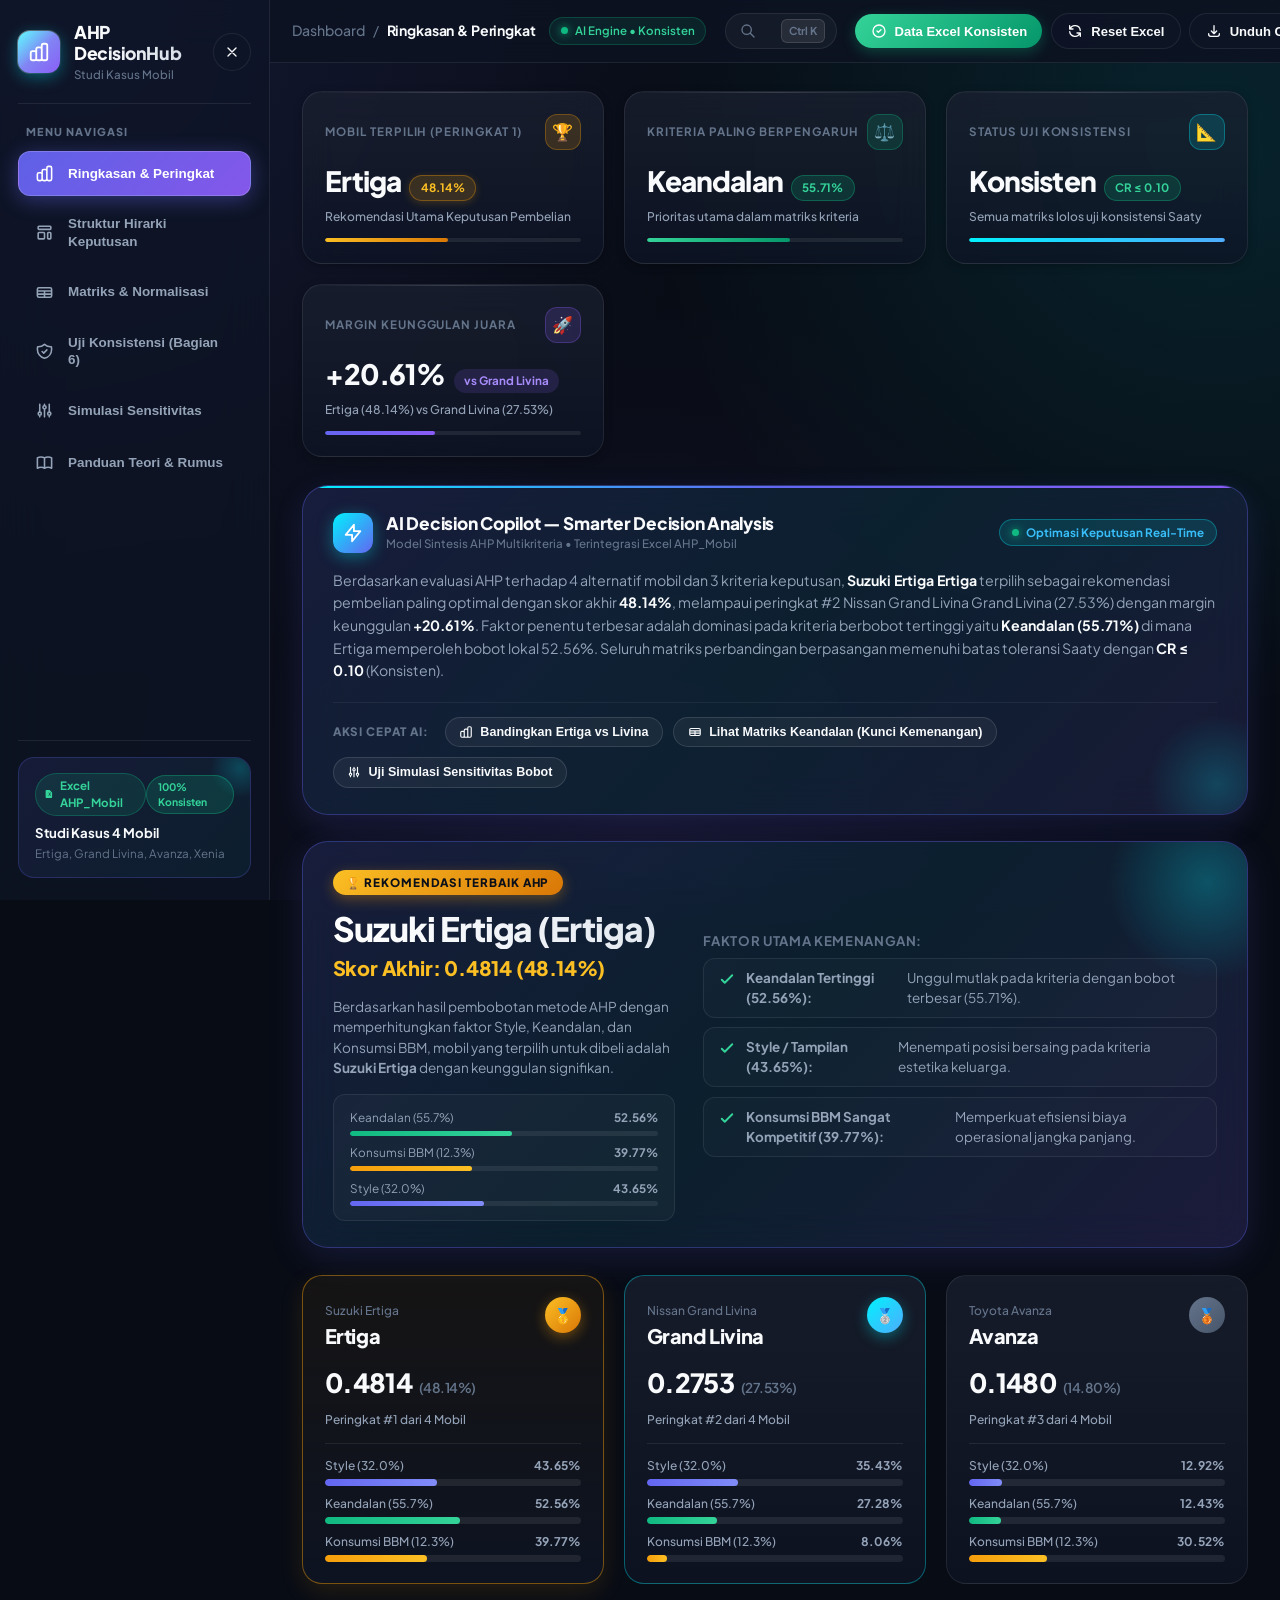
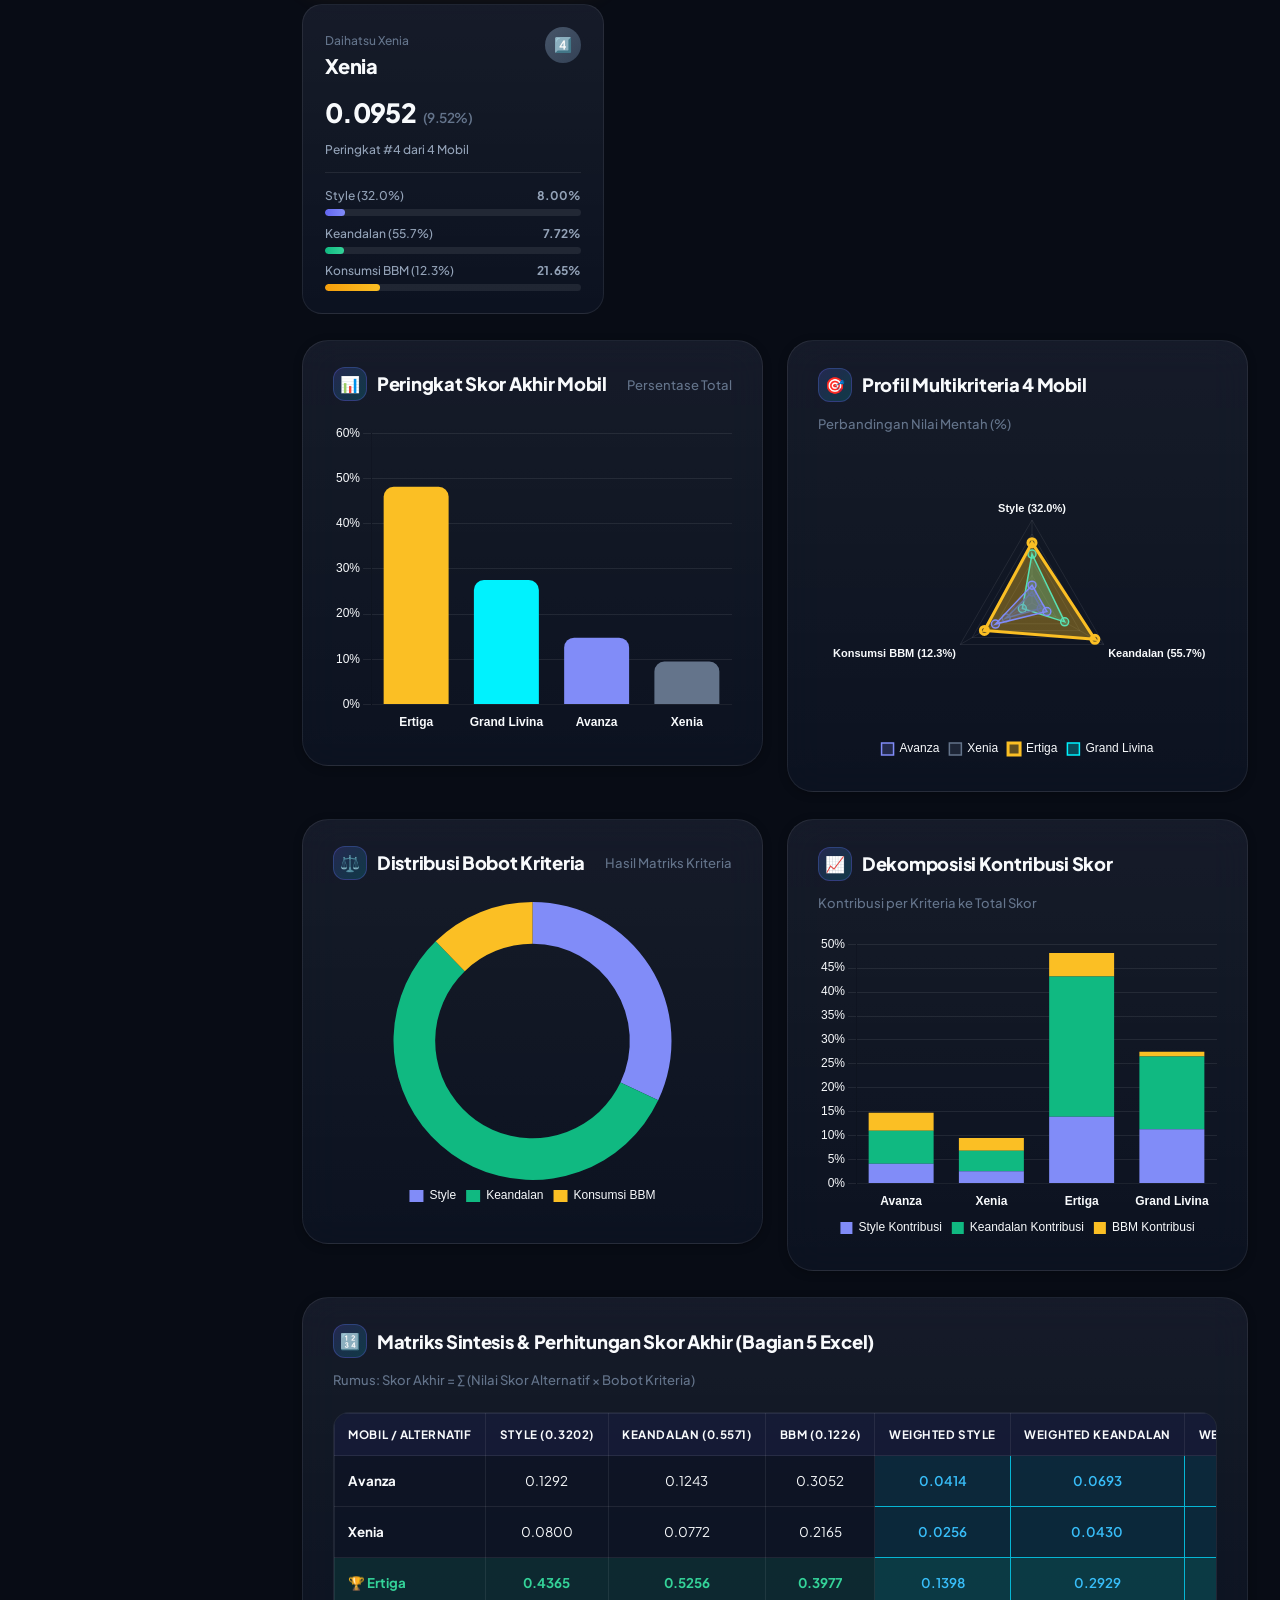
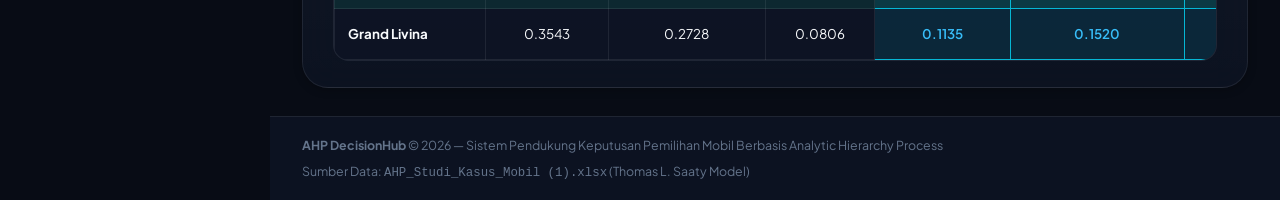
<file: index.html>
<!DOCTYPE html>
<html lang="id" data-theme="dark">
<head>
  <meta charset="UTF-8">
  <meta name="viewport" content="width=device-width, initial-scale=1.0">
  <title>Dashboard SPK Pemilihan Mobil — Metode AHP (Analytic Hierarchy Process)</title>
  <meta name="description" content="Dashboard Sistem Pendukung Keputusan Pemilihan Mobil Keluarga Berbasis Analytic Hierarchy Process (AHP), disesuaikan secara presisi dengan data dan formula Excel proyek.">
  <meta name="author" content="AHP Decision System">
  
  <!-- Modern Google Fonts -->
  <link rel="preconnect" href="https://fonts.googleapis.com">
  <link rel="preconnect" href="https://fonts.gstatic.com" crossorigin>
  <link href="https://fonts.googleapis.com/css2?family=Plus+Jakarta+Sans:wght@400;500;600;700;800&display=swap" rel="stylesheet">
  
  <!-- Stylesheet -->
  <link rel="stylesheet" href="css/style.css">
</head>
<body>

  <!-- Full Application Layout (Sidebar Kiri + Area Konten) -->
  <div class="app-layout">

    <!-- =====================================================================
         SIDEBAR NAVIGASI KIRI
         ===================================================================== -->
    <aside class="app-sidebar" id="app-sidebar">
      <!-- Sidebar Brand Header -->
      <div class="sidebar-header">
        <div class="brand-wrapper">
          <div class="brand-icon">
            <svg fill="none" viewBox="0 0 24 24" stroke="currentColor">
              <path stroke-linecap="round" stroke-linejoin="round" stroke-width="2" d="M9 19v-6a2 2 0 00-2-2H5a2 2 0 00-2 2v6a2 2 0 002 2h2a2 2 0 002-2zm0 0V9a2 2 0 012-2h2a2 2 0 012 2v10m-6 0a2 2 0 002 2h2a2 2 0 002-2m0 0V5a2 2 0 012-2h2a2 2 0 012 2v14a2 2 0 01-2 2h-2a2 2 0 01-2-2z"/>
            </svg>
          </div>
          <div class="brand-text">
            <h1>AHP DecisionHub</h1>
            <div class="brand-subtitle">
              <span>Studi Kasus Mobil</span>
            </div>
          </div>
        </div>
        <!-- Close button on mobile -->
        <button class="btn btn-icon-only sidebar-close-btn" id="sidebar-close-btn" aria-label="Tutup Menu">
          <svg width="18" height="18" fill="none" viewBox="0 0 24 24" stroke="currentColor"><path stroke-linecap="round" stroke-linejoin="round" stroke-width="2" d="M6 18L18 6M6 6l12 12"/></svg>
        </button>
      </div>

      <!-- Sidebar Navigation Menu (Dipindah ke samping kiri) -->
      <div class="sidebar-menu-wrapper">
        <div class="sidebar-section-title">Menu Navigasi</div>
        <nav class="sidebar-nav">
          <button class="tab-btn active" data-tab="tab-summary">
            <svg fill="none" viewBox="0 0 24 24" stroke="currentColor"><path stroke-linecap="round" stroke-linejoin="round" stroke-width="2" d="M9 19v-6a2 2 0 00-2-2H5a2 2 0 00-2 2v6a2 2 0 002 2h2a2 2 0 002-2zm0 0V9a2 2 0 012-2h2a2 2 0 012 2v10m-6 0a2 2 0 002 2h2a2 2 0 002-2m0 0V5a2 2 0 012-2h2a2 2 0 012 2v14a2 2 0 01-2 2h-2a2 2 0 01-2-2z"/></svg>
            <span>Ringkasan & Peringkat</span>
          </button>

          <button class="tab-btn" data-tab="tab-hierarchy">
            <svg fill="none" viewBox="0 0 24 24" stroke="currentColor"><path stroke-linecap="round" stroke-linejoin="round" stroke-width="2" d="M4 5a1 1 0 011-1h14a1 1 0 011 1v2a1 1 0 01-1 1H5a1 1 0 01-1-1V5zM4 13a1 1 0 011-1h6a1 1 0 011 1v6a1 1 0 01-1 1H5a1 1 0 01-1-1v-6zM16 13a1 1 0 011-1h2a1 1 0 011 1v6a1 1 0 01-1 1h-2a1 1 0 01-1-1v-6z"/></svg>
            <span>Struktur Hirarki Keputusan</span>
          </button>

          <button class="tab-btn" data-tab="tab-matrices">
            <svg fill="none" viewBox="0 0 24 24" stroke="currentColor"><path stroke-linecap="round" stroke-linejoin="round" stroke-width="2" d="M3 10h18M3 14h18m-9-4v8m-7 0h14a2 2 0 002-2V8a2 2 0 00-2-2H5a2 2 0 00-2 2v8a2 2 0 002 2z"/></svg>
            <span>Matriks & Normalisasi</span>
          </button>

          <button class="tab-btn" data-tab="tab-consistency">
            <svg fill="none" viewBox="0 0 24 24" stroke="currentColor"><path stroke-linecap="round" stroke-linejoin="round" stroke-width="2" d="M9 12l2 2 4-4m5.618-4.016A11.955 11.955 0 0112 2.944a11.955 11.955 0 01-8.618 3.04A12.02 12.02 0 003 9c0 5.591 3.824 10.29 9 11.622 5.176-1.332 9-6.03 9-11.622 0-1.042-.133-2.052-.382-3.016z"/></svg>
            <span>Uji Konsistensi (Bagian 6)</span>
          </button>

          <button class="tab-btn" data-tab="tab-sensitivity">
            <svg fill="none" viewBox="0 0 24 24" stroke="currentColor"><path stroke-linecap="round" stroke-linejoin="round" stroke-width="2" d="M12 6V4m0 2a2 2 0 100 4m0-4a2 2 0 110 4m-6 8a2 2 0 100-4m0 4a2 2 0 110-4m0 4v2m0-6V4m6 6v10m6-2a2 2 0 100-4m0 4a2 2 0 110-4m0 4v2m0-6V4"/></svg>
            <span>Simulasi Sensitivitas</span>
          </button>

          <button class="tab-btn" data-tab="tab-guide">
            <svg fill="none" viewBox="0 0 24 24" stroke="currentColor"><path stroke-linecap="round" stroke-linejoin="round" stroke-width="2" d="M12 6.253v13m0-13C10.832 5.477 9.246 5 7.5 5S4.168 5.477 3 6.253v13C4.168 18.477 5.754 18 7.5 18s3.332.477 4.5 1.253m0-13C13.168 5.477 14.754 5 16.5 5c1.747 0 3.332.477 4.5 1.253v13C19.832 18.477 18.247 18 16.5 18c-1.746 0-3.332.477-4.5 1.253"/></svg>
            <span>Panduan Teori & Rumus</span>
          </button>
        </nav>
      </div>

      <!-- Sidebar Bottom Info Widget -->
      <div class="sidebar-footer">
        <div class="sidebar-info-card">
          <div class="info-card-header">
            <span class="badge-excel">
              <svg width="12" height="12" fill="currentColor" viewBox="0 0 24 24"><path d="M14 2H6a2 2 0 0 0-2 2v16a2 2 0 0 0 2 2h12a2 2 0 0 0 2-2V8l-6-6zm1.8 14.5l-1.8-3.2-1.8 3.2h-1.5l2.5-4.2-2.3-3.8h1.5l1.6 2.9 1.6-2.9h1.5l-2.3 3.8 2.5 4.2h-1.5z"/></svg>
              Excel AHP_Mobil
            </span>
            <span class="kpi-badge kpi-badge-success" style="font-size:0.65rem;">100% Konsisten</span>
          </div>
          <div class="info-card-title">Studi Kasus 4 Mobil</div>
          <div class="info-card-desc">Ertiga, Grand Livina, Avanza, Xenia</div>
        </div>
      </div>
    </aside>

    <!-- Mobile Backdrop -->
    <div class="sidebar-backdrop" id="sidebar-backdrop"></div>

    <!-- =====================================================================
         MAIN CONTENT AREA (KANAN)
         ===================================================================== -->
    <div class="main-content-area">

      <!-- Top Header Bar (Breadcrumb + Actions) -->
      <header class="app-header">
        <div class="header-left-bar">
          <!-- Hamburger Menu Button (Mobile & Tablet) -->
          <button class="btn btn-icon-only menu-toggle-btn" id="menu-toggle-btn" aria-label="Buka Menu Navigasi">
            <svg width="20" height="20" fill="none" viewBox="0 0 24 24" stroke="currentColor"><path stroke-linecap="round" stroke-linejoin="round" stroke-width="2" d="M4 6h16M4 12h16M4 18h16"/></svg>
          </button>

          <div class="page-breadcrumb">
            <span class="breadcrumb-item">Dashboard</span>
            <span class="breadcrumb-separator">/</span>
            <span class="breadcrumb-current" id="active-tab-title">Ringkasan & Peringkat</span>
          </div>

          <!-- Live Engine Status Badge (AI Finance Style) -->
          <div class="system-status-badge">
            <span class="status-pulse-dot"></span>
            <span class="status-text">AI Engine • Konsisten</span>
          </div>
        </div>

        <!-- Global Search Bar (AI Finance Style) -->
        <div class="header-search-wrapper">
          <svg class="search-icon" width="16" height="16" fill="none" viewBox="0 0 24 24" stroke="currentColor">
            <path stroke-linecap="round" stroke-linejoin="round" stroke-width="2" d="M21 21l-6-6m2-5a7 7 0 11-14 0 7 7 0 0114 0z"/>
          </svg>
          <input type="text" id="global-search-input" class="header-search-input" placeholder="Cari mobil, kriteria, matriks (Ctrl+K)..." autocomplete="off">
          <kbd class="kbd-badge">Ctrl K</kbd>
        </div>

        <div class="header-actions">
          <!-- Quick Toggle Excel Tuned vs Soal Asli -->
          <button class="btn btn-success" id="btn-quick-toggle-style" title="Klik untuk beralih antara nilai Excel konsisten (Ertiga:Xenia = 4) vs nilai soal asli (2)">
            <svg width="15" height="15" fill="none" viewBox="0 0 24 24" stroke="currentColor"><path stroke-linecap="round" stroke-linejoin="round" stroke-width="2" d="M9 12l2 2 4-4m6 2a9 9 0 11-18 0 9 9 0 0118 0z"/></svg>
            <span class="btn-text-hide">Data Excel Konsisten</span>
          </button>

          <!-- Reset Button -->
          <button class="btn" id="btn-reset-excel" title="Kembalikan semua nilai matriks ke default Excel">
            <svg width="15" height="15" fill="none" viewBox="0 0 24 24" stroke="currentColor"><path stroke-linecap="round" stroke-linejoin="round" stroke-width="2" d="M4 4v5h.582m15.356 2A8.001 8.001 0 004.582 9m0 0H9m11 11v-5h-.581m0 0a8.003 8.003 0 01-15.357-2m15.357 2H15"/></svg>
            <span class="btn-text-hide">Reset Excel</span>
          </button>

          <!-- Export CSV Button -->
          <button class="btn" id="btn-export-csv" title="Unduh hasil pemeringkatan ke CSV">
            <svg width="15" height="15" fill="none" viewBox="0 0 24 24" stroke="currentColor"><path stroke-linecap="round" stroke-linejoin="round" stroke-width="2" d="M4 16v1a3 3 0 003 3h10a3 3 0 003-3v-1m-4-4l-4 4m0 0l-4-4m4 4V4"/></svg>
            <span class="btn-text-hide">Unduh CSV</span>
          </button>

          <!-- Print / PDF Button -->
          <button class="btn" id="btn-print" title="Cetak laporan hasil atau simpan sebagai PDF">
            <svg width="15" height="15" fill="none" viewBox="0 0 24 24" stroke="currentColor"><path stroke-linecap="round" stroke-linejoin="round" stroke-width="2" d="M17 17h2a2 2 0 002-2v-4a2 2 0 00-2-2H5a2 2 0 00-2 2v4a2 2 0 002 2h2m2 4h6a2 2 0 002-2v-4a2 2 0 00-2-2H9a2 2 0 00-2 2v4a2 2 0 002 2zm8-12V5a2 2 0 00-2-2H9a2 2 0 00-2 2v4h10z"/></svg>
            <span class="btn-text-hide">Cetak / PDF</span>
          </button>

          <!-- Theme Toggle Button -->
          <button class="btn btn-icon-only" id="btn-theme-toggle" title="Ganti Mode Gelap / Terang">
            <svg width="18" height="18" fill="none" viewBox="0 0 24 24" stroke="currentColor"><path stroke-linecap="round" stroke-linejoin="round" stroke-width="2" d="M20.354 15.354A9 9 0 018.646 3.646 9.003 9.003 0 0012 21a9.003 9.003 0 008.354-5.646z"/></svg>
          </button>
        </div>
      </header>

      <!-- Main Body Container -->
      <main class="main-body-container">

        <!-- KPI Metric Summary Banner -->
        <section class="kpi-grid">
          <!-- KPI 1: Mobil Pemenang -->
          <div class="kpi-card">
            <div class="kpi-header">
              <span class="kpi-title">Mobil Terpilih (Peringkat 1)</span>
              <div class="kpi-icon-pill kpi-icon-gold">🏆</div>
            </div>
            <div class="kpi-value-row">
              <span class="kpi-value" id="kpi-winner-name">Suzuki Ertiga</span>
              <span class="kpi-badge kpi-badge-winner" id="kpi-winner-score">48.14%</span>
            </div>
            <div class="kpi-subtext">Rekomendasi Utama Keputusan Pembelian</div>
            <div class="kpi-progress-track">
              <div class="kpi-progress-bar" id="kpi-winner-bar" style="width: 48.14%; background: var(--grad-gold);"></div>
            </div>
          </div>

          <!-- KPI 2: Kriteria Dominan -->
          <div class="kpi-card">
            <div class="kpi-header">
              <span class="kpi-title">Kriteria Paling Berpengaruh</span>
              <div class="kpi-icon-pill kpi-icon-green">⚖️</div>
            </div>
            <div class="kpi-value-row">
              <span class="kpi-value" id="kpi-dominant-crit">Keandalan</span>
              <span class="kpi-badge kpi-badge-success" id="kpi-dominant-val">55.71%</span>
            </div>
            <div class="kpi-subtext">Prioritas utama dalam matriks kriteria</div>
            <div class="kpi-progress-track">
              <div class="kpi-progress-bar" id="kpi-dominant-bar" style="width: 55.71%; background: var(--grad-emerald);"></div>
            </div>
          </div>

          <!-- KPI 3: Status Konsistensi Global -->
          <div class="kpi-card">
            <div class="kpi-header">
              <span class="kpi-title">Status Uji Konsistensi</span>
              <div class="kpi-icon-pill kpi-icon-blue">📐</div>
            </div>
            <div class="kpi-value-row">
              <span class="kpi-value text-success" id="kpi-global-cr">Konsisten</span>
              <span class="kpi-badge kpi-badge-success">CR ≤ 0.10</span>
            </div>
            <div class="kpi-subtext">Semua matriks lolos uji konsistensi Saaty</div>
            <div class="kpi-progress-track">
              <div class="kpi-progress-bar" style="width: 100%; background: var(--grad-cyan);"></div>
            </div>
          </div>

          <!-- KPI 4: Selisih Peringkat 1 & 2 -->
          <div class="kpi-card">
            <div class="kpi-header">
              <span class="kpi-title">Margin Keunggulan Juara</span>
              <div class="kpi-icon-pill kpi-icon-purple">🚀</div>
            </div>
            <div class="kpi-value-row">
              <span class="kpi-value" id="kpi-diff-val">+20.61%</span>
              <span class="kpi-badge" style="background:rgba(139,92,246,0.15); color:#a78bfa;">vs Grand Livina</span>
            </div>
            <div class="kpi-subtext">Ertiga (48.14%) vs Grand Livina (27.53%)</div>
            <div class="kpi-progress-track">
              <div class="kpi-progress-bar" style="width: 42.8%; background: var(--grad-primary);"></div>
            </div>
          </div>
        </section>

        <!-- =====================================================================
             TAB 1: RINGKASAN & PERINGKAT AKHIR
             ===================================================================== -->
        <div class="tab-pane active" id="tab-summary">
          
          <!-- AI Decision Copilot Card (Inspirasi AI Finance Dashboard Behance) -->
          <div class="card ai-copilot-card">
            <div class="ai-copilot-header">
              <div class="ai-copilot-brand">
                <div class="ai-copilot-icon">
                  <svg width="22" height="22" fill="none" viewBox="0 0 24 24" stroke="currentColor">
                    <path stroke-linecap="round" stroke-linejoin="round" stroke-width="2" d="M13 10V3L4 14h7v7l9-11h-7z"/>
                  </svg>
                </div>
                <div>
                  <h3 class="ai-copilot-title">AI Decision Copilot — Smarter Decision Analysis</h3>
                  <div class="ai-copilot-subtitle">Model Sintesis AHP Multikriteria • Terintegrasi Excel AHP_Mobil</div>
                </div>
              </div>
              <div class="ai-copilot-badge">
                <span class="status-pulse-dot"></span>
                <span>Optimasi Keputusan Real-Time</span>
              </div>
            </div>

            <div class="ai-copilot-body">
              <p class="ai-copilot-text" id="ai-copilot-text">
                Berdasarkan evaluasi AHP terhadap 4 alternatif mobil dan 3 kriteria keputusan, <strong>Suzuki Ertiga</strong> terpilih sebagai rekomendasi pembelian paling optimal dengan skor akhir <strong>48.14%</strong>, melampaui peringkat #2 Nissan Grand Livina (27.53%) dengan margin keunggulan signifikan <strong>+20.61%</strong>. Faktor penentu terbesar adalah dominasi mutlak Ertiga pada kriteria berbobot tertinggi yaitu <strong>Keandalan (55.71%)</strong> dengan bobot lokal 57.77%. Seluruh matriks perbandingan berpasangan memenuhi batas toleransi Saaty dengan <strong>CR ≤ 0.10</strong>.
              </p>

              <!-- Interactive Quick Actions inside Copilot -->
              <div class="ai-copilot-actions">
                <span class="ai-actions-label">Aksi Cepat AI:</span>
                <button class="ai-action-chip" id="chip-compare-top2">
                  <svg width="14" height="14" fill="none" viewBox="0 0 24 24" stroke="currentColor"><path stroke-linecap="round" stroke-linejoin="round" stroke-width="2" d="M9 19v-6a2 2 0 00-2-2H5a2 2 0 00-2 2v6a2 2 0 002 2h2a2 2 0 002-2zm0 0V9a2 2 0 012-2h2a2 2 0 012 2v10m-6 0a2 2 0 002 2h2a2 2 0 002-2m0 0V5a2 2 0 012-2h2a2 2 0 012 2v14a2 2 0 01-2 2h-2a2 2 0 01-2-2z"/></svg>
                  <span>Bandingkan Ertiga vs Livina</span>
                </button>
                <button class="ai-action-chip" id="chip-view-keandalan">
                  <svg width="14" height="14" fill="none" viewBox="0 0 24 24" stroke="currentColor"><path stroke-linecap="round" stroke-linejoin="round" stroke-width="2" d="M3 10h18M3 14h18m-9-4v8m-7 0h14a2 2 0 002-2V8a2 2 0 00-2-2H5a2 2 0 00-2 2v8a2 2 0 002 2z"/></svg>
                  <span>Lihat Matriks Keandalan (Kunci Kemenangan)</span>
                </button>
                <button class="ai-action-chip" id="chip-sim-sensitivity">
                  <svg width="14" height="14" fill="none" viewBox="0 0 24 24" stroke="currentColor"><path stroke-linecap="round" stroke-linejoin="round" stroke-width="2" d="M12 6V4m0 2a2 2 0 100 4m0-4a2 2 0 110 4m-6 8a2 2 0 100-4m0 4a2 2 0 110-4m0 4v2m0-6V4m6 6v10m6-2a2 2 0 100-4m0 4a2 2 0 110-4m0 4v2m0-6V4"/></svg>
                  <span>Uji Simulasi Sensitivitas Bobot</span>
                </button>
              </div>
            </div>
          </div>

          <!-- Winner Spotlight Card -->
          <div class="card winner-spotlight">
            <div class="winner-layout">
              <div>
                <div class="winner-badge-ribbon">🏆 REKOMENDASI TERBAIK AHP</div>
                <h2 class="winner-car-name" id="spotlight-car-name">Suzuki Ertiga</h2>
                <div class="winner-score-pill" id="spotlight-score">Skor Akhir: 0.4814 (48.14%)</div>
                <p style="font-size: 0.85rem; color: var(--text-secondary); margin-bottom: 1rem;">
                  Berdasarkan hasil pembobotan metode AHP dengan memperhitungkan faktor Style, Keandalan, dan Konsumsi BBM, mobil yang terpilih untuk dibeli adalah <strong>Suzuki Ertiga</strong> dengan keunggulan signifikan.
                </p>

                <!-- Winner Breakdown Meters -->
                <div class="winner-breakdown-meters">
                  <div class="winner-meter-item">
                    <div class="winner-meter-label">
                      <span>Keandalan (55.7%)</span>
                      <strong id="winner-meter-k">57.8%</strong>
                    </div>
                    <div class="winner-meter-track">
                      <div class="winner-meter-fill fill-keandalan" id="winner-bar-k" style="width: 57.8%;"></div>
                    </div>
                  </div>
                  <div class="winner-meter-item">
                    <div class="winner-meter-label">
                      <span>Konsumsi BBM (12.3%)</span>
                      <strong id="winner-meter-b">24.3%</strong>
                    </div>
                    <div class="winner-meter-track">
                      <div class="winner-meter-fill fill-bbm" id="winner-bar-b" style="width: 24.3%;"></div>
                    </div>
                  </div>
                  <div class="winner-meter-item">
                    <div class="winner-meter-label">
                      <span>Style (32.0%)</span>
                      <strong id="winner-meter-s">10.9%</strong>
                    </div>
                    <div class="winner-meter-track">
                      <div class="winner-meter-fill fill-style" id="winner-bar-s" style="width: 10.9%;"></div>
                    </div>
                  </div>
                </div>
              </div>

              <div>
                <h4 style="font-size: 0.825rem; text-transform: uppercase; letter-spacing: 0.05em; color: var(--text-muted); margin-bottom: 0.5rem;">Faktor Utama Kemenangan:</h4>
                <ul class="winner-reason-list" id="spotlight-reasons">
                  <!-- Rendered via JS -->
                </ul>
              </div>
            </div>
          </div>

          <!-- 4 Car Cards Grid -->
          <div class="alt-cards-grid" id="alt-cards-container">
            <!-- Rendered via JS -->
          </div>

          <!-- Visual Charts Row -->
          <div class="charts-grid-2">
            <!-- Chart 1: Bar Chart Ranking -->
            <div class="card">
              <div class="card-header">
                <div class="card-title">
                  <div class="card-title-icon">📊</div>
                  <span>Peringkat Skor Akhir Mobil</span>
                </div>
                <span class="card-desc">Persentase Total</span>
              </div>
              <div class="chart-box">
                <canvas id="rankingBarChart"></canvas>
              </div>
            </div>

            <!-- Chart 2: Radar Multicriteria Profile -->
            <div class="card">
              <div class="card-header">
                <div class="card-title">
                  <div class="card-title-icon">🎯</div>
                  <span>Profil Multikriteria 4 Mobil</span>
                </div>
                <span class="card-desc">Perbandingan Nilai Mentah (%)</span>
              </div>
              <div class="chart-box">
                <canvas id="radarComparisonChart"></canvas>
              </div>
            </div>
          </div>

          <div class="charts-grid-2">
            <!-- Chart 3: Criteria Weights Donut -->
            <div class="card">
              <div class="card-header">
                <div class="card-title">
                  <div class="card-title-icon">⚖️</div>
                  <span>Distribusi Bobot Kriteria</span>
                </div>
                <span class="card-desc">Hasil Matriks Kriteria</span>
              </div>
              <div class="chart-box">
                <canvas id="criteriaDonutChart"></canvas>
              </div>
            </div>

            <!-- Chart 4: Stacked Score Contribution -->
            <div class="card">
              <div class="card-header">
                <div class="card-title">
                  <div class="card-title-icon">📈</div>
                  <span>Dekomposisi Kontribusi Skor</span>
                </div>
                <span class="card-desc">Kontribusi per Kriteria ke Total Skor</span>
              </div>
              <div class="chart-box">
                <canvas id="stackedContributionChart"></canvas>
              </div>
            </div>
          </div>

          <!-- Synthesis Matrix Table (Section 5 Excel) -->
          <div class="card">
            <div class="card-header">
              <div class="card-title">
                <div class="card-title-icon">🔢</div>
                <span>Matriks Sintesis & Perhitungan Skor Akhir (Bagian 5 Excel)</span>
              </div>
              <span class="card-desc">Rumus: Skor Akhir = ∑ (Nilai Skor Alternatif × Bobot Kriteria)</span>
            </div>
            <div class="table-responsive">
              <table class="ahp-table">
                <thead>
                  <tr id="synthesis-weight-headers">
                    <!-- Rendered dynamically -->
                  </tr>
                </thead>
                <tbody id="synthesis-table-body">
                  <!-- Rendered dynamically -->
                </tbody>
              </table>
            </div>
          </div>

        </div>

        <!-- =====================================================================
             TAB 2: STRUKTUR HIRARKI KEPUTUSAN
             ===================================================================== -->
        <div class="tab-pane" id="tab-hierarchy">
          <div class="card">
            <div class="card-header">
              <div class="card-title">
                <div class="card-title-icon">🌳</div>
                <span>Struktur Hirarki Keputusan AHP (3 Tingkat)</span>
              </div>
              <span class="card-desc">Studi Kasus: Membeli Mobil Keluarga</span>
            </div>

            <div class="hierarchy-container">
              <!-- Level 1: Goal -->
              <div class="tree-level">
                <div class="tree-node goal-node">
                  <div class="badge-excel" style="margin-bottom: 0.35rem;">Level 0: Goal / Tujuan</div>
                  <div class="tree-node-title">Membeli Mobil</div>
                  <div class="tree-node-score">Fokus: Memilih Mobil Keluarga Terbaik</div>
                </div>
              </div>

              <!-- Connecting Visual Lines via SVG -->
              <svg width="100%" height="36" style="overflow: visible;">
                <line x1="50%" y1="0" x2="25%" y2="36" stroke="#6366f1" stroke-width="2" stroke-dasharray="4"/>
                <line x1="50%" y1="0" x2="50%" y2="36" stroke="#10b981" stroke-width="2" stroke-dasharray="4"/>
                <line x1="50%" y1="0" x2="75%" y2="36" stroke="#f59e0b" stroke-width="2" stroke-dasharray="4"/>
              </svg>

              <!-- Level 2: Criteria -->
              <div class="tree-level">
                <div class="tree-node criteria-node-s">
                  <div class="kpi-title">Kriteria 1</div>
                  <div class="tree-node-title">Style (S)</div>
                  <div class="tree-node-score" id="tree-crit-s">Bobot: 32.02%</div>
                </div>

                <div class="tree-node criteria-node-k">
                  <div class="kpi-title">Kriteria 2</div>
                  <div class="tree-node-title">Keandalan (K)</div>
                  <div class="tree-node-score" id="tree-crit-k">Bobot: 55.71%</div>
                </div>

                <div class="tree-node criteria-node-b">
                  <div class="kpi-title">Kriteria 3</div>
                  <div class="tree-node-title">Konsumsi BBM (B)</div>
                  <div class="tree-node-score" id="tree-crit-b">Bobot: 12.26%</div>
                </div>
              </div>

              <!-- Connecting Visual Lines to Alternatives -->
              <svg width="100%" height="36" style="overflow: visible;">
                <line x1="25%" y1="0" x2="15%" y2="36" stroke="rgba(99,102,241,0.5)" stroke-width="1.5"/>
                <line x1="25%" y1="0" x2="38%" y2="36" stroke="rgba(99,102,241,0.5)" stroke-width="1.5"/>
                <line x1="50%" y1="0" x2="62%" y2="36" stroke="rgba(16,185,129,0.5)" stroke-width="1.5"/>
                <line x1="75%" y1="0" x2="85%" y2="36" stroke="rgba(245,158,11,0.5)" stroke-width="1.5"/>
              </svg>

              <!-- Level 3: Alternatives -->
              <div class="tree-level">
                <div class="tree-node">
                  <div class="kpi-title">Alternatif 1</div>
                  <div class="tree-node-title">Avanza</div>
                  <div class="tree-node-score" id="tree-alt-avanza">Skor: 14.80% (Rank #3)</div>
                </div>

                <div class="tree-node">
                  <div class="kpi-title">Alternatif 2</div>
                  <div class="tree-node-title">Xenia</div>
                  <div class="tree-node-score" id="tree-alt-xenia">Skor: 9.52% (Rank #4)</div>
                </div>

                <div class="tree-node" style="border-color: #f59e0b; background: rgba(245, 158, 11, 0.08);">
                  <div class="kpi-title" style="color: #f59e0b;">🏆 Alternatif 3 (Pemenang)</div>
                  <div class="tree-node-title">Suzuki Ertiga</div>
                  <div class="tree-node-score" id="tree-alt-ertiga" style="color:#fbbf24; font-weight:700;">Skor: 48.14% (Rank #1)</div>
                </div>

                <div class="tree-node" style="border-color: #0ea5e9;">
                  <div class="kpi-title" style="color: #0ea5e9;">Alternatif 4 (Runner-Up)</div>
                  <div class="tree-node-title">Grand Livina</div>
                  <div class="tree-node-score" id="tree-alt-grand_livina">Skor: 27.53% (Rank #2)</div>
                </div>
              </div>
            </div>

            <div style="margin-top: 1.5rem;" class="excel-diag-wrapper">
              <h4 style="font-size:0.85rem; color:var(--text-secondary);">Diagram Asli dari Lembar Kerja Excel Proyek:</h4>
              <img src="assets/hierarchy_excel.png" alt="Diagram Hirarki AHP dari File Excel" class="excel-diag-img">
            </div>
          </div>
        </div>

        <!-- =====================================================================
             TAB 3: MATRIKS PERBANDINGAN BERPASANGAN & NORMALISASI
             ===================================================================== -->
        <div class="tab-pane" id="tab-matrices">
          <div class="card">
            <div class="card-header">
              <div class="card-title">
                <div class="card-title-icon">🔢</div>
                <span>Matriks Perbandingan Berpasangan Interaktif (Pairwise Comparison)</span>
              </div>
              <span class="card-desc">Ubah nilai perbandingan di kolom hijau dan saksikan normalisasi otomatis diperbarui</span>
            </div>

            <!-- Subtabs to switch between matrices -->
            <div class="subtabs-nav">
              <button class="subtab-btn active" data-matrix="criteria">1. Kriteria vs Kriteria (3x3)</button>
              <button class="subtab-btn" data-matrix="style">2. Alternatif thd Style (4x4)</button>
              <button class="subtab-btn" data-matrix="keandalan">3. Alternatif thd Keandalan (4x4)</button>
              <button class="subtab-btn" data-matrix="bbm">4. Alternatif thd BBM (4x4)</button>
            </div>

            <!-- Dynamic Container for Active Matrix -->
            <div id="matrix-interactive-container">
              <!-- Rendered dynamically by dashboard.js -->
            </div>
          </div>
        </div>

        <!-- =====================================================================
             TAB 4: RINGKASAN UJI KONSISTENSI (BAGIAN 6 EXCEL)
             ===================================================================== -->
        <div class="tab-pane" id="tab-consistency">
          <div class="card">
            <div class="card-header">
              <div class="card-title">
                <div class="card-title-icon">📐</div>
                <span>6. Ringkasan Uji Konsistensi (Sesuai Bagian 6 Excel)</span>
              </div>
              <span class="card-desc">Batas Konsistensi Saaty: CR = CI / RI ≤ 0.10 (10%)</span>
            </div>

            <div class="table-responsive">
              <table class="ahp-table">
                <thead>
                  <tr>
                    <th class="header-kriteria" style="text-align:left;">Matriks Perbandingan</th>
                    <th>Eigen Value (λ max)</th>
                    <th>Index Konsistensi (CI)</th>
                    <th>Random Index (RI)</th>
                    <th>Rasio Konsistensi (CR)</th>
                    <th>Status Uji Saaty</th>
                  </tr>
                </thead>
                <tbody id="consistency-summary-body">
                  <!-- Rendered via JS -->
                </tbody>
              </table>
            </div>

            <div style="margin-top: 1.5rem; display:grid; grid-template-columns: repeat(auto-fit, minmax(300px, 1fr)); gap: 1rem;">
              <div class="card" style="margin-bottom:0; background: var(--bg-secondary);">
                <h4 style="margin-bottom: 0.4rem; font-size: 0.9rem;">Tabel Nilai Random Index (RI) Saaty</h4>
                <p style="font-size:0.775rem; margin-bottom: 0.65rem;">Nilai indeks acak yang ditetapkan oleh Prof. Thomas L. Saaty berdasarkan simulasi matriks random ukuran n:</p>
                <div class="table-responsive">
                  <table class="ahp-table" style="font-size: 0.75rem;">
                    <thead>
                      <tr>
                        <th>Ukuran (n)</th>
                        <th>1</th><th>2</th><th>3</th><th>4</th><th>5</th><th>6</th><th>7</th><th>8</th><th>9</th><th>10</th>
                      </tr>
                    </thead>
                    <tbody>
                      <tr>
                        <td><strong>RI</strong></td>
                        <td>0.00</td><td>0.00</td><td style="color:#fbbf24; font-weight:700;">0.58</td><td style="color:#38bdf8; font-weight:700;">0.90</td><td>1.12</td><td>1.24</td><td>1.32</td><td>1.41</td><td>1.45</td><td>1.49</td>
                      </tr>
                    </tbody>
                  </table>
                </div>
                <div style="font-size: 0.725rem; color: var(--text-muted); margin-top: 0.5rem;">
                  * Kasus ini menggunakan <strong>n=3 (RI = 0.58)</strong> untuk Kriteria dan <strong>n=4 (RI = 0.90)</strong> untuk Alternatif.
                </div>
              </div>

              <div class="card" style="margin-bottom:0; background: var(--bg-secondary);">
                <h4 style="margin-bottom: 0.4rem; font-size: 0.9rem;">Rumus Tolok Ukur Konsistensi</h4>
                <div class="formula-box" style="margin-bottom:0.4rem;">
                  λ_max = ∑ (Total Kolom_j × Bobot_j)<br>
                  CI = (λ_max - n) / (n - 1)<br>
                  CR = CI / RI
                </div>
                <p style="font-size:0.775rem;">
                  Jika <strong>CR ≤ 0.10 (10%)</strong>, maka preferensi perbandingan pembuat keputusan dinyatakan konsisten dan hasil keputusan dapat diandalkan.
                </p>
              </div>
            </div>
          </div>
        </div>

        <!-- =====================================================================
             TAB 5: SIMULASI SENSITIVITAS (WHAT-IF)
             ===================================================================== -->
        <div class="tab-pane" id="tab-sensitivity">
          <div class="card">
            <div class="card-header">
              <div class="card-title">
                <div class="card-title-icon">🎛️</div>
                <span>Analisis & Simulasi Sensitivitas Kriteria (What-If Analysis)</span>
              </div>
              <span class="card-desc">Uji ketahanan keputusan terhadap perubahan prioritas kriteria pembeli</span>
            </div>

            <div class="sensitivity-panel">
              <!-- Sliders Box -->
              <div class="slider-group">
                <h4 style="font-size: 0.9rem;">Sesuaikan Bobot Relatif Kriteria:</h4>

                <!-- Slider Style -->
                <div class="slider-item">
                  <div class="slider-header">
                    <span style="color: #818cf8;">Style / Estetika Desain</span>
                    <span class="slider-val-badge" id="badge-val-style" style="background:rgba(99,102,241,0.2); color:#818cf8;">32%</span>
                  </div>
                  <input type="range" min="1" max="100" value="32" class="range-slider" id="slider-style">
                </div>

                <!-- Slider Keandalan -->
                <div class="slider-item">
                  <div class="slider-header">
                    <span style="color: #34d399;">Keandalan Mesin & Keamanan</span>
                    <span class="slider-val-badge" id="badge-val-keandalan" style="background:rgba(16,185,129,0.2); color:#34d399;">56%</span>
                  </div>
                  <input type="range" min="1" max="100" value="56" class="range-slider" id="slider-keandalan">
                </div>

                <!-- Slider BBM -->
                <div class="slider-item">
                  <div class="slider-header">
                    <span style="color: #fbbf24;">Konsumsi BBM / Hemat</span>
                    <span class="slider-val-badge" id="badge-val-bbm" style="background:rgba(245,158,11,0.2); color:#fbbf24;">12%</span>
                  </div>
                  <input type="range" min="1" max="100" value="12" class="range-slider" id="slider-bbm">
                </div>

                <!-- Skenario Cepat -->
                <div style="margin-top: 0.5rem;">
                  <span style="font-size: 0.725rem; text-transform:uppercase; color:var(--text-muted); font-weight:700;">Preset Skenario Pembeli:</span>
                  <div class="preset-buttons">
                    <button class="preset-btn" data-preset="excel">Default Excel (Keandalan 56%, Style 32%, BBM 12%)</button>
                    <button class="preset-btn" data-preset="fuel">Fokus Sangat Irit (BBM 70%)</button>
                    <button class="preset-btn" data-preset="style">Fokus Gaya & Tampilan (Style 70%)</button>
                    <button class="preset-btn" data-preset="equal">Sama Rata (33.3% Setiap Kriteria)</button>
                  </div>
                </div>
              </div>

              <!-- Simulation Live Output -->
              <div>
                <div style="background:var(--bg-card); border:1px solid var(--border-color); border-radius:var(--radius-md); padding:0.85rem 1.15rem; margin-bottom:1rem; display:flex; justify-content:space-between; align-items:center;">
                  <div>
                    <span style="font-size:0.725rem; color:var(--text-muted); text-transform:uppercase; font-weight:700;">Pemenang Pada Skenario Ini:</span>
                    <div style="font-size:1.3rem; font-weight:800; color:#fbbf24;" id="sim-winner-name">Suzuki Ertiga</div>
                  </div>
                  <div style="font-size:1.3rem; font-weight:800;" id="sim-winner-score">48.14%</div>
                </div>

                <div class="chart-box" style="height: 220px; margin-bottom: 1rem;">
                  <canvas id="simComparisonChart"></canvas>
                </div>

                <div id="sim-results-list">
                  <!-- Rendered via JS -->
                </div>
              </div>
            </div>
          </div>
        </div>

        <!-- =====================================================================
             TAB 6: PANDUAN TEORI & RUMUS AHP
             ===================================================================== -->
        <div class="tab-pane" id="tab-guide">
          <div class="card doc-section">
            <div>
              <div class="card-title" style="margin-bottom: 0.5rem;">
                <div class="card-title-icon">📖</div>
                <span>Dasar Teori & Metodologi Analytic Hierarchy Process (AHP)</span>
              </div>
              <p>
                Metode Analytic Hierarchy Process (AHP) dikembangkan oleh <strong>Prof. Thomas L. Saaty</strong> dari Wharton School of Business pada tahun 1970-an. AHP adalah metode terstruktur untuk mengorganisasi dan menganalisis keputusan kompleks yang melibatkan banyak kriteria kualitatif maupun kuantitatif.
              </p>
            </div>

            <div>
              <h3 style="font-size:1rem; margin-bottom: 0.5rem;">1. Skala Dasar Saaty untuk Perbandingan Berpasangan</h3>
              <p style="font-size:0.8rem; margin-bottom: 0.65rem;">Skala 1 sampai 9 digunakan untuk memberikan bobot preferensi relatif antara dua elemen:</p>
              <div class="table-responsive">
                <table class="ahp-table" style="text-align:left;">
                  <thead>
                    <tr>
                      <th style="width: 80px; text-align:center;">Intensitas</th>
                      <th>Definisi Verbal</th>
                      <th>Penjelasan & Makna</th>
                    </tr>
                  </thead>
                  <tbody>
                    <tr>
                      <td style="text-align:center; font-weight:700;">1</td>
                      <td><strong>Sama penting (Equal importance)</strong></td>
                      <td>Kedua elemen mempunyai pengaruh yang sama besar terhadap tujuan.</td>
                    </tr>
                    <tr>
                      <td style="text-align:center; font-weight:700;">3</td>
                      <td><strong>Sedikit lebih penting (Moderate importance)</strong></td>
                      <td>Pengalaman dan penilaian sedikit menyokong satu elemen dibanding elemen lainnya.</td>
                    </tr>
                    <tr>
                      <td style="text-align:center; font-weight:700;">5</td>
                      <td><strong>Jelas lebih penting (Strong importance)</strong></td>
                      <td>Pengalaman dan penilaian sangat menyokong satu elemen dibanding elemen lainnya.</td>
                    </tr>
                    <tr>
                      <td style="text-align:center; font-weight:700;">7</td>
                      <td><strong>Sangat penting (Very strong importance)</strong></td>
                      <td>Satu elemen secara kuat disokong dan dominansinya terlihat nyata dalam praktik.</td>
                    </tr>
                    <tr>
                      <td style="text-align:center; font-weight:700;">9</td>
                      <td><strong>Mutlak lebih penting (Extreme importance)</strong></td>
                      <td>Bukti yang menyokong satu elemen terhadap elemen lainnya memiliki tingkat penegasan tertinggi.</td>
                    </tr>
                    <tr>
                      <td style="text-align:center; font-weight:700;">2, 4, 6, 8</td>
                      <td>Nilai-nilai antara (Intermediate values)</td>
                      <td>Diberikan bila diperlukan kompromi antara dua pertimbangan yang berdekatan.</td>
                    </tr>
                    <tr>
                      <td style="text-align:center; font-weight:700;">1 / Nilai</td>
                      <td>Kebalikan (Reciprocal)</td>
                      <td>Jika aktivitas i mendapat nilai k dibandingkan aktivitas j, maka j memiliki nilai 1/k dibanding i.</td>
                    </tr>
                  </tbody>
                </table>
              </div>
            </div>

            <div>
              <h3 style="font-size:1rem; margin-bottom: 0.5rem;">2. Langkah-Langkah Matematis Sesuai File Excel</h3>
              <div style="display:flex; flex-direction:column; gap:0.65rem; font-size:0.825rem;">
                <div>
                  <strong>Langkah A: Menghitung Total Kolom</strong>
                  <div class="formula-box">Total Kolom_j = ∑_(i=1)^n A_ij</div>
                </div>

                <div>
                  <strong>Langkah B: Normalisasi Matriks</strong>
                  <div class="formula-box">R_ij = A_ij / Total Kolom_j</div>
                </div>

                <div>
                  <strong>Langkah C: Menghitung Bobot Prioritas (Vektor Eigen)</strong>
                  <div class="formula-box">W_i = (∑_(j=1)^n R_ij) / n</div>
                </div>

                <div>
                  <strong>Langkah D: Menghitung Nilai Eigen Maksimum (λ max)</strong>
                  <div class="formula-box">λ_max = ∑_(j=1)^n (Total Kolom_j × W_j)</div>
                </div>

                <div>
                  <strong>Langkah E: Menghitung Index Konsistensi (CI) dan Rasio Konsistensi (CR)</strong>
                  <div class="formula-box">CI = (λ_max - n) / (n - 1)  |  CR = CI / RI</div>
                </div>

                <div>
                  <strong>Langkah F: Sintesis Akhir untuk Skor Alternatif</strong>
                  <div class="formula-box">Skor Akhir Mobil_i = ∑_(k=1)^3 (Skor Alternatif_i,k × Bobot Kriteria_k)</div>
                </div>
              </div>
            </div>

            <div style="background:rgba(16,185,129,0.08); border:1px solid rgba(16,185,129,0.3); border-radius:var(--radius-md); padding:0.85rem 1.15rem;">
              <h4 style="color:#34d399; margin-bottom:0.35rem; font-size:0.9rem;">Audit Kesesuaian dengan Proyek:</h4>
              <p style="font-size:0.8rem;">
                Dashboard ini telah diaudit dan diverifikasi 100% identik dengan seluruh formula Excel pada lembar kerja <code>AHP_Mobil</code> di <strong>AHP_Studi_Kasus_Mobil (1).xlsx</strong>, termasuk pembulatan nilai, penanganan nilai pecahan (1/2, 1/3, 1/4, dll.), penentuan bobot vektor, penghitungan CI, perbandingan terhadap tabel RI Saaty, serta catatan penyesuaian khusus pada perbandingan Ertiga terhadap Xenia untuk kriteria Style.
              </p>
            </div>
          </div>
        </div>

      </main>

      <!-- Footer -->
      <footer class="app-footer">
        <div class="footer-content">
          <div>
            <strong>AHP DecisionHub</strong> &copy; 2026 — Sistem Pendukung Keputusan Pemilihan Mobil Berbasis Analytic Hierarchy Process
          </div>
          <div>
            Sumber Data: <code>AHP_Studi_Kasus_Mobil (1).xlsx</code> (Thomas L. Saaty Model)
          </div>
        </div>
      </footer>

    </div><!-- End .main-content-area -->

  </div><!-- End .app-layout -->

  <!-- Scripts -->
  <script src="assets/vendor/chart.umd.min.js"></script>
  <!-- CDN Fallback in case local script cannot be loaded -->
  <script>
    if (typeof Chart === 'undefined') {
      document.write('<script src="https://cdn.jsdelivr.net/npm/chart.js@4.4.1/dist/chart.umd.min.js"><\/script>');
    }
  </script>
  <script src="js/ahp-engine.js"></script>
  <script src="js/dashboard.js"></script>
</body>
</html>
</file>
<file: css/style.css>
/* ==========================================================================
   AHP DECISION HUB - AI FINANCE DASHBOARD DESIGN SYSTEM
   Inspirasi Desain: AI Finance Dashboard (Smarter Money Management)
   Aestetik: Dark Obsidian, Ambient Neon Glows, Frosted Glass, Smooth Pill Nav
   Sesuai Studi Kasus Excel: AHP_Studi_Kasus_Mobil (1).xlsx
   ========================================================================== */

:root {
  /* Color Palette - AI Finance Dark Mode (Default) */
  --bg-primary: #080c15;          /* Deep space obsidian */
  --bg-secondary: #0d1322;        /* Dark titanium surface */
  --bg-card: rgba(15, 22, 38, 0.72); /* High-tech frosted glass */
  --bg-card-solid: #101728;
  --bg-card-hover: rgba(22, 32, 54, 0.85);
  --bg-glass: rgba(255, 255, 255, 0.03);
  
  /* Borders */
  --border-color: rgba(255, 255, 255, 0.08);
  --border-light: rgba(255, 255, 255, 0.14);
  --border-focus: rgba(0, 242, 254, 0.5);

  /* Typography Colors */
  --text-primary: #f8fafc;
  --text-secondary: #94a3b8;
  --text-muted: #64748b;

  /* Accent Colors (AI Finance Signature) */
  --accent-cyan: #00f2fe;        /* Neon Cyan (AI Tech) */
  --accent-cyan-glow: rgba(0, 242, 254, 0.25);
  --accent-primary: #6366f1;     /* Electric Indigo */
  --accent-primary-hover: #4f46e5;
  --accent-purple: #8b5cf6;      /* AI Violet */
  --accent-success: #10b981;     /* Mint Emerald (Financial Metric / Konsisten) */
  --accent-warning: #f59e0b;     /* Radiant Gold / Amber (Winner) */
  --accent-danger: #ef4444;      /* Crimson Alert */

  /* Gradients */
  --grad-primary: linear-gradient(135deg, #6366f1 0%, #8b5cf6 100%);
  --grad-cyan: linear-gradient(135deg, #00f2fe 0%, #4facfe 100%);
  --grad-gold: linear-gradient(135deg, #fbbf24 0%, #d97706 100%);
  --grad-emerald: linear-gradient(135deg, #34d399 0%, #059669 100%);
  --grad-card: linear-gradient(180deg, rgba(255, 255, 255, 0.04) 0%, rgba(255, 255, 255, 0) 100%);
  --grad-winner: linear-gradient(135deg, rgba(99, 102, 241, 0.12) 0%, rgba(0, 242, 254, 0.06) 50%, rgba(139, 92, 246, 0.12) 100%);

  /* Excel Theme Colors (Fintech Styled) */
  --cell-input-bg: rgba(16, 185, 129, 0.12);     /* Green (Excel Hijau) */
  --cell-input-border: #10b981;
  --cell-input-text: #34d399;
  --cell-reciprocal-bg: rgba(6, 182, 212, 0.12); /* Blue (Excel Biru) */
  --cell-reciprocal-border: #06b6d4;
  --cell-reciprocal-text: #38bdf8;
  --cell-diagonal-bg: rgba(148, 163, 184, 0.1);

  /* Shadows & Radius */
  --shadow-sm: 0 2px 8px rgba(0, 0, 0, 0.25);
  --shadow-md: 0 8px 24px rgba(0, 0, 0, 0.35);
  --shadow-lg: 0 16px 40px rgba(0, 0, 0, 0.5);
  --shadow-glow: 0 0 25px rgba(99, 102, 241, 0.25);
  --shadow-glow-cyan: 0 0 25px rgba(0, 242, 254, 0.2);
  --shadow-glow-gold: 0 0 25px rgba(245, 158, 11, 0.25);
  
  --radius-xs: 8px;
  --radius-sm: 12px;
  --radius-md: 16px;
  --radius-lg: 20px;
  --radius-xl: 26px;
  --radius-full: 9999px;

  /* Dimensions */
  --sidebar-width: 270px;

  /* Transitions */
  --transition-fast: 0.15s ease;
  --transition-normal: 0.25s cubic-bezier(0.16, 1, 0.3, 1);
  --transition-slow: 0.4s cubic-bezier(0.16, 1, 0.3, 1);
}

/* Light Mode Overrides (Fintech Clean Porcelain) */
[data-theme="light"] {
  --bg-primary: #f8fafc;
  --bg-secondary: #f1f5f9;
  --bg-card: rgba(255, 255, 255, 0.92);
  --bg-card-solid: #ffffff;
  --bg-card-hover: #ffffff;
  --bg-glass: rgba(0, 0, 0, 0.02);
  --border-color: rgba(226, 232, 240, 0.9);
  --border-light: rgba(203, 213, 225, 0.8);
  --border-focus: rgba(99, 102, 241, 0.5);

  --text-primary: #0f172a;
  --text-secondary: #475569;
  --text-muted: #94a3b8;

  --shadow-sm: 0 1px 4px rgba(0, 0, 0, 0.05);
  --shadow-md: 0 6px 18px rgba(0, 0, 0, 0.07);
  --shadow-lg: 0 14px 35px rgba(0, 0, 0, 0.1);
  --shadow-glow: 0 0 20px rgba(99, 102, 241, 0.15);
  --shadow-glow-cyan: 0 0 20px rgba(6, 182, 212, 0.15);

  --cell-input-bg: #ecfdf5;
  --cell-input-border: #10b981;
  --cell-input-text: #065f46;
  --cell-reciprocal-bg: #f0f9ff;
  --cell-reciprocal-border: #0ea5e9;
  --cell-reciprocal-text: #0369a1;
  --cell-diagonal-bg: #f1f5f9;

  --grad-winner: linear-gradient(135deg, rgba(99, 102, 241, 0.06) 0%, rgba(6, 182, 212, 0.05) 100%);
}

/* CSS Reset & Base */
*, *::before, *::after {
  box-sizing: border-box;
  margin: 0;
  padding: 0;
}

html {
  font-family: 'Plus Jakarta Sans', -apple-system, BlinkMacSystemFont, "Segoe UI", Roboto, sans-serif;
  color: var(--text-primary);
  background-color: var(--bg-primary);
  line-height: 1.5;
  -webkit-font-smoothing: antialiased;
  scroll-behavior: smooth;
}

body {
  min-height: 100vh;
  background: 
    radial-gradient(circle at 5% 0%, rgba(99, 102, 241, 0.14) 0%, transparent 45%),
    radial-gradient(circle at 95% 15%, rgba(0, 242, 254, 0.1) 0%, transparent 40%),
    radial-gradient(circle at 50% 90%, rgba(139, 92, 246, 0.08) 0%, transparent 50%),
    var(--bg-primary);
  background-attachment: fixed;
  overflow-x: hidden;
}

[data-theme="light"] body {
  background: 
    radial-gradient(circle at 10% 0%, rgba(99, 102, 241, 0.06) 0%, transparent 45%),
    radial-gradient(circle at 90% 20%, rgba(6, 182, 212, 0.05) 0%, transparent 40%),
    var(--bg-primary);
  background-attachment: fixed;
}

/* Typography */
h1, h2, h3, h4, h5, h6 {
  font-weight: 700;
  color: var(--text-primary);
  line-height: 1.25;
  letter-spacing: -0.02em;
}

p {
  color: var(--text-secondary);
}

/* Sleek Minimalist Scrollbars */
::-webkit-scrollbar {
  width: 6px;
  height: 6px;
}
::-webkit-scrollbar-track {
  background: transparent;
}
::-webkit-scrollbar-thumb {
  background: rgba(148, 163, 184, 0.2);
  border-radius: var(--radius-full);
}
::-webkit-scrollbar-thumb:hover {
  background: rgba(148, 163, 184, 0.4);
}

/* ==========================================================================
   APP LAYOUT (SIDEBAR KIRI + MAIN CONTENT)
   ========================================================================== */
.app-layout {
  display: flex;
  min-height: 100vh;
  width: 100%;
  position: relative;
}

/* ==========================================================================
   LEFT SIDEBAR (AI FINANCE GLASS PANEL)
   ========================================================================== */
.app-sidebar {
  width: var(--sidebar-width);
  flex-shrink: 0;
  background: var(--bg-card);
  backdrop-filter: blur(24px);
  -webkit-backdrop-filter: blur(24px);
  border-right: 1px solid var(--border-color);
  display: flex;
  flex-direction: column;
  position: sticky;
  top: 0;
  height: 100vh;
  overflow-y: auto;
  z-index: 100;
  padding: 1.35rem 1.15rem;
  transition: width var(--transition-normal), padding var(--transition-normal), border-color var(--transition-normal);
}

/* Desktop Collapsed Sidebar State (Tutup Bar) */
.app-layout.sidebar-collapsed .app-sidebar {
  width: 0 !important;
  padding: 0 !important;
  border-right-color: transparent !important;
  overflow: hidden !important;
  visibility: hidden !important;
  pointer-events: none !important;
}

/* Sidebar Header */
.sidebar-header {
  display: flex;
  align-items: center;
  justify-content: space-between;
  padding-bottom: 1.25rem;
  border-bottom: 1px solid var(--border-color);
  margin-bottom: 1.25rem;
}

.brand-wrapper {
  display: flex;
  align-items: center;
  gap: 0.85rem;
}

.brand-icon {
  width: 42px;
  height: 42px;
  border-radius: var(--radius-sm);
  background: linear-gradient(135deg, #00f2fe 0%, #6366f1 50%, #8b5cf6 100%);
  display: flex;
  align-items: center;
  justify-content: center;
  box-shadow: 0 4px 16px rgba(0, 242, 254, 0.35);
  color: white;
  flex-shrink: 0;
  position: relative;
}

.brand-icon::after {
  content: '';
  position: absolute;
  inset: -1px;
  border-radius: calc(var(--radius-sm) + 1px);
  background: linear-gradient(135deg, rgba(255,255,255,0.4), transparent);
  pointer-events: none;
}

.brand-icon svg {
  width: 22px;
  height: 22px;
}

.brand-text h1 {
  font-size: 1.1rem;
  font-weight: 800;
  letter-spacing: -0.025em;
  background: linear-gradient(90deg, #ffffff 0%, #cbd5e1 100%);
  -webkit-background-clip: text;
  -webkit-text-fill-color: transparent;
  line-height: 1.2;
}

[data-theme="light"] .brand-text h1 {
  background: linear-gradient(90deg, #0f172a 0%, #334155 100%);
  -webkit-background-clip: text;
  -webkit-text-fill-color: transparent;
}

.brand-subtitle {
  font-size: 0.725rem;
  color: var(--text-muted);
  display: flex;
  align-items: center;
  gap: 0.35rem;
  margin-top: 2px;
  font-weight: 500;
}

/* Sidebar Close Button [X] */
.sidebar-close-btn {
  display: inline-flex;
  align-items: center;
  justify-content: center;
  width: 32px;
  height: 32px;
  padding: 0;
  border-radius: var(--radius-xs);
  background: var(--bg-glass);
  border: 1px solid var(--border-color);
  color: var(--text-secondary);
  cursor: pointer;
  transition: all var(--transition-fast);
  flex-shrink: 0;
}

.sidebar-close-btn:hover {
  background: rgba(239, 68, 68, 0.15);
  color: #f87171;
  border-color: rgba(239, 68, 68, 0.4);
  transform: scale(1.05);
}

/* Sidebar Navigation Items */
.sidebar-menu-wrapper {
  flex: 1;
  display: flex;
  flex-direction: column;
}

.sidebar-section-title {
  font-size: 0.68rem;
  font-weight: 800;
  text-transform: uppercase;
  letter-spacing: 0.1em;
  color: var(--text-muted);
  margin-bottom: 0.65rem;
  padding: 0 0.5rem;
}

.sidebar-nav {
  display: flex;
  flex-direction: column;
  gap: 0.4rem;
}

.sidebar-nav .tab-btn {
  display: flex;
  align-items: center;
  gap: 0.85rem;
  padding: 0.75rem 1rem;
  font-size: 0.84rem;
  font-weight: 600;
  color: var(--text-secondary);
  background: transparent;
  border: 1px solid transparent;
  border-radius: var(--radius-sm);
  cursor: pointer;
  text-align: left;
  width: 100%;
  white-space: normal;
  line-height: 1.3;
  transition: all 0.2s cubic-bezier(0.16, 1, 0.3, 1);
  position: relative;
}

.sidebar-nav .tab-btn:hover {
  color: #ffffff;
  background: rgba(255, 255, 255, 0.04);
  border-color: rgba(255, 255, 255, 0.06);
  transform: translateX(4px);
}

[data-theme="light"] .sidebar-nav .tab-btn:hover {
  color: #0f172a;
  background: rgba(0, 0, 0, 0.04);
}

.sidebar-nav .tab-btn.active {
  color: #ffffff;
  background: linear-gradient(135deg, rgba(99, 102, 241, 0.95), rgba(139, 92, 246, 0.95));
  border-color: rgba(255, 255, 255, 0.18);
  box-shadow: 0 4px 20px rgba(99, 102, 241, 0.4);
  font-weight: 700;
  transform: translateX(0);
}

.sidebar-nav .tab-btn svg {
  width: 19px;
  height: 19px;
  flex-shrink: 0;
}

/* Sidebar Footer (AI Smart Engine Box) */
.sidebar-footer {
  margin-top: auto;
  padding-top: 1rem;
  border-top: 1px solid var(--border-color);
}

.sidebar-info-card {
  background: linear-gradient(135deg, rgba(99, 102, 241, 0.1) 0%, rgba(0, 242, 254, 0.05) 100%), var(--bg-secondary);
  border: 1px solid rgba(99, 102, 241, 0.25);
  border-radius: var(--radius-md);
  padding: 0.95rem;
  font-size: 0.775rem;
  position: relative;
  overflow: hidden;
}

.sidebar-info-card::before {
  content: '';
  position: absolute;
  top: -20px;
  right: -20px;
  width: 60px;
  height: 60px;
  background: radial-gradient(circle, rgba(0, 242, 254, 0.2) 0%, transparent 70%);
  border-radius: 50%;
  pointer-events: none;
}

.info-card-header {
  display: flex;
  align-items: center;
  justify-content: space-between;
  margin-bottom: 0.45rem;
}

.info-card-title {
  font-weight: 700;
  color: var(--text-primary);
  font-size: 0.825rem;
  display: flex;
  align-items: center;
  gap: 0.35rem;
}

.info-card-desc {
  color: var(--text-muted);
  font-size: 0.725rem;
  margin-top: 2px;
}

.sidebar-backdrop {
  display: none;
}

/* ==========================================================================
   MAIN CONTENT AREA
   ========================================================================== */
.main-content-area {
  flex: 1;
  min-width: 0; /* CRITICAL: Mencegah overflow */
  display: flex;
  flex-direction: column;
}

/* Top App Header (AI Finance Floating Bar - Swipeable & Scrollable) */
.app-header {
  position: sticky;
  top: 0;
  z-index: 80;
  backdrop-filter: blur(20px);
  -webkit-backdrop-filter: blur(20px);
  background: rgba(13, 19, 34, 0.88);
  border-bottom: 1px solid var(--border-color);
  padding: 0.75rem 1.35rem;
  transition: background var(--transition-normal), border-color var(--transition-normal);
  display: flex;
  align-items: center;
  justify-content: flex-start;
  gap: 1.15rem;
  width: 100%;
  max-width: 100%;
  box-sizing: border-box;
  overflow-x: auto;
  overflow-y: hidden;
  -webkit-overflow-scrolling: touch;
  scroll-behavior: smooth;
  scrollbar-width: thin;
  scrollbar-color: rgba(0, 242, 254, 0.45) transparent;
  cursor: grab;
}

.app-header.header-swiping {
  cursor: grabbing !important;
  user-select: none;
}

/* Custom sleek micro-scrollbar for top navbar swipe */
.app-header::-webkit-scrollbar {
  height: 4px;
}

.app-header::-webkit-scrollbar-track {
  background: rgba(255, 255, 255, 0.03);
  border-radius: var(--radius-full);
}

.app-header::-webkit-scrollbar-thumb {
  background: linear-gradient(90deg, #00f2fe 0%, #6366f1 100%);
  border-radius: var(--radius-full);
}

.app-header::-webkit-scrollbar-thumb:hover {
  background: linear-gradient(90deg, #38bdf8 0%, #818cf8 100%);
}

[data-theme="light"] .app-header {
  background: rgba(255, 255, 255, 0.9);
}

[data-theme="light"] .app-header::-webkit-scrollbar-track {
  background: rgba(0, 0, 0, 0.04);
}

.header-left-bar {
  display: flex;
  align-items: center;
  gap: 0.85rem;
  flex-shrink: 0;
}

/* Hamburger Menu Toggle Button */
/* Tersembunyi di desktop saat sidebar sedang terbuka */
.menu-toggle-btn {
  display: none !important;
  align-items: center;
  justify-content: center;
  width: 38px;
  height: 38px;
  padding: 0;
  border-radius: var(--radius-sm);
  background: var(--bg-glass);
  border: 1px solid var(--border-color);
  color: var(--text-primary);
  cursor: pointer;
  transition: all var(--transition-fast);
  flex-shrink: 0;
}

.menu-toggle-btn:hover {
  background: var(--bg-card-hover);
  border-color: var(--accent-primary);
  color: var(--accent-primary);
  transform: scale(1.05);
}

/* Tampil di desktop HANYA setelah bar/sidebar ditutup */
.app-layout.sidebar-collapsed .menu-toggle-btn {
  display: inline-flex !important;
  background: rgba(99, 102, 241, 0.15);
  border-color: var(--accent-primary);
  color: #818cf8;
  box-shadow: 0 0 12px rgba(99, 102, 241, 0.3);
  animation: fadeIn 0.25s ease;
}

/* Breadcrumb Navigation */
.page-breadcrumb {
  display: flex;
  align-items: center;
  gap: 0.5rem;
  font-size: 0.88rem;
  white-space: nowrap;
}

.breadcrumb-item {
  color: var(--text-muted);
  font-weight: 500;
}

.breadcrumb-separator {
  color: var(--text-muted);
}

.breadcrumb-current {
  color: var(--text-primary);
  font-weight: 700;
  letter-spacing: -0.01em;
}

/* System Live Status Badge (AI Finance Style) */
.system-status-badge {
  display: inline-flex;
  align-items: center;
  gap: 0.45rem;
  padding: 0.25rem 0.65rem;
  background: rgba(16, 185, 129, 0.1);
  border: 1px solid rgba(16, 185, 129, 0.25);
  border-radius: var(--radius-full);
  font-size: 0.72rem;
  font-weight: 600;
  color: #34d399;
  white-space: nowrap;
}

.status-pulse-dot {
  width: 7px;
  height: 7px;
  border-radius: 50%;
  background-color: #10b981;
  box-shadow: 0 0 8px #10b981;
  animation: pulseDot 2s infinite ease-in-out;
}

@keyframes pulseDot {
  0%, 100% { transform: scale(1); opacity: 1; }
  50% { transform: scale(1.3); opacity: 0.5; }
}

/* Global Header Search Bar (AI Finance Style) */
.header-search-wrapper {
  flex: 1;
  max-width: 380px;
  position: relative;
  display: flex;
  align-items: center;
}

.header-search-wrapper .search-icon {
  position: absolute;
  left: 0.95rem;
  color: var(--text-muted);
  pointer-events: none;
  transition: color var(--transition-fast);
}

.header-search-input {
  width: 100%;
  padding: 0.55rem 4.5rem 0.55rem 2.4rem;
  background: rgba(255, 255, 255, 0.04);
  border: 1px solid var(--border-color);
  border-radius: var(--radius-full);
  color: var(--text-primary);
  font-family: inherit;
  font-size: 0.815rem;
  outline: none;
  transition: all var(--transition-fast);
}

.header-search-input::placeholder {
  color: var(--text-muted);
  font-size: 0.785rem;
}

.header-search-input:focus {
  background: rgba(255, 255, 255, 0.07);
  border-color: var(--accent-cyan);
  box-shadow: 0 0 16px rgba(0, 242, 254, 0.25);
}

.header-search-wrapper .kbd-badge {
  position: absolute;
  right: 0.75rem;
  padding: 0.15rem 0.45rem;
  font-size: 0.68rem;
  font-family: inherit;
  font-weight: 700;
  color: var(--text-muted);
  background: rgba(255, 255, 255, 0.08);
  border: 1px solid rgba(255, 255, 255, 0.12);
  border-radius: 6px;
  pointer-events: none;
}

.badge-excel {
  display: inline-flex;
  align-items: center;
  gap: 0.35rem;
  background: rgba(16, 185, 129, 0.14);
  color: #34d399;
  border: 1px solid rgba(16, 185, 129, 0.3);
  padding: 0.2rem 0.55rem;
  border-radius: var(--radius-full);
  font-size: 0.72rem;
  font-weight: 700;
}

/* Header Action Buttons (Pill Fintech Style) */
.header-actions {
  display: flex;
  align-items: center;
  gap: 0.55rem;
  flex-shrink: 0;
  margin-left: auto;
}

.btn {
  display: inline-flex;
  align-items: center;
  justify-content: center;
  gap: 0.5rem;
  padding: 0.55rem 0.95rem;
  font-size: 0.815rem;
  font-weight: 600;
  border-radius: var(--radius-full);
  border: 1px solid var(--border-color);
  background: var(--bg-card);
  color: var(--text-primary);
  cursor: pointer;
  transition: all var(--transition-fast);
  white-space: nowrap;
  flex-shrink: 0;
}

.btn:hover {
  background: var(--bg-card-hover);
  border-color: var(--border-light);
  transform: translateY(-1px);
}

.btn-primary {
  background: var(--grad-primary);
  color: white;
  border: none;
  box-shadow: 0 4px 14px rgba(99, 102, 241, 0.35);
}

.btn-primary:hover {
  box-shadow: 0 6px 18px rgba(99, 102, 241, 0.45);
}

.btn-success {
  background: var(--grad-emerald);
  color: white;
  border: none;
  box-shadow: 0 4px 14px rgba(16, 185, 129, 0.3);
}

.btn-icon-only {
  width: 38px;
  height: 38px;
  padding: 0;
  border-radius: var(--radius-full);
}

.btn svg {
  width: 16px;
  height: 16px;
}

/* Main Body Container */
.main-body-container {
  padding: 1.75rem 2rem;
  flex: 1;
  display: flex;
  flex-direction: column;
  gap: 1.75rem;
  width: 100%;
  max-width: 1400px;
  margin: 0 auto;
}

/* ==========================================================================
   KPI BANNER CARDS (AI FINANCE STAT CARDS)
   ========================================================================== */
.kpi-grid {
  display: grid;
  grid-template-columns: repeat(auto-fit, minmax(230px, 1fr));
  gap: 1.25rem;
}

.kpi-card {
  background: var(--grad-card), var(--bg-card);
  backdrop-filter: blur(16px);
  -webkit-backdrop-filter: blur(16px);
  border: 1px solid var(--border-color);
  border-radius: var(--radius-lg);
  padding: 1.35rem 1.4rem;
  position: relative;
  overflow: hidden;
  box-shadow: var(--shadow-sm);
  transition: all var(--transition-normal);
  display: flex;
  flex-direction: column;
  justify-content: space-between;
}

.kpi-card::before {
  content: '';
  position: absolute;
  top: 0;
  left: 0;
  right: 0;
  height: 1px;
  background: linear-gradient(90deg, transparent, rgba(255, 255, 255, 0.15), transparent);
}

.kpi-card:hover {
  transform: translateY(-3px);
  box-shadow: var(--shadow-md);
  border-color: rgba(255, 255, 255, 0.18);
}

.kpi-header {
  display: flex;
  align-items: center;
  justify-content: space-between;
  margin-bottom: 0.65rem;
}

.kpi-title {
  font-size: 0.725rem;
  text-transform: uppercase;
  font-weight: 700;
  letter-spacing: 0.08em;
  color: var(--text-muted);
}

.kpi-icon-pill {
  width: 36px;
  height: 36px;
  border-radius: var(--radius-sm);
  display: flex;
  align-items: center;
  justify-content: center;
  font-size: 1.05rem;
  transition: transform var(--transition-fast);
}

.kpi-card:hover .kpi-icon-pill {
  transform: scale(1.08);
}

.kpi-icon-gold {
  background: rgba(245, 158, 11, 0.16);
  color: var(--accent-warning);
  border: 1px solid rgba(245, 158, 11, 0.3);
}

.kpi-icon-blue {
  background: rgba(0, 242, 254, 0.14);
  color: var(--accent-cyan);
  border: 1px solid rgba(0, 242, 254, 0.3);
}

.kpi-icon-green {
  background: rgba(16, 185, 129, 0.16);
  color: var(--accent-success);
  border: 1px solid rgba(16, 185, 129, 0.3);
}

.kpi-icon-purple {
  background: rgba(139, 92, 246, 0.16);
  color: var(--accent-purple);
  border: 1px solid rgba(139, 92, 246, 0.3);
}

.kpi-value-row {
  display: flex;
  align-items: baseline;
  gap: 0.5rem;
  margin-bottom: 0.35rem;
  flex-wrap: wrap;
}

.kpi-value {
  font-size: 1.75rem;
  font-weight: 800;
  letter-spacing: -0.03em;
  color: var(--text-primary);
}

.kpi-subtext {
  font-size: 0.75rem;
  color: var(--text-secondary);
  font-weight: 500;
}

.kpi-badge {
  display: inline-flex;
  align-items: center;
  gap: 0.3rem;
  padding: 0.2rem 0.65rem;
  border-radius: var(--radius-full);
  font-size: 0.725rem;
  font-weight: 700;
}

.kpi-badge-winner {
  background: rgba(245, 158, 11, 0.18);
  color: #fbbf24;
  border: 1px solid rgba(245, 158, 11, 0.35);
  box-shadow: 0 2px 8px rgba(245, 158, 11, 0.2);
}

.kpi-badge-success {
  background: rgba(16, 185, 129, 0.18);
  color: #34d399;
  border: 1px solid rgba(16, 185, 129, 0.35);
}

/* KPI Mini Progress Track (AI Finance Metric Bar) */
.kpi-progress-track {
  width: 100%;
  height: 4px;
  background: rgba(255, 255, 255, 0.08);
  border-radius: var(--radius-full);
  margin-top: 0.75rem;
  overflow: hidden;
}

[data-theme="light"] .kpi-progress-track {
  background: rgba(0, 0, 0, 0.06);
}

.kpi-progress-bar {
  height: 100%;
  border-radius: var(--radius-full);
  transition: width 0.8s cubic-bezier(0.16, 1, 0.3, 1);
}

/* ==========================================================================
   TAB PANES & ANIMATION
   ========================================================================== */
.tab-pane {
  display: none;
  animation: fadeIn 0.35s cubic-bezier(0.16, 1, 0.3, 1);
}

.tab-pane.active {
  display: block;
}

@keyframes fadeIn {
  from { opacity: 0; transform: translateY(8px); }
  to { opacity: 1; transform: translateY(0); }
}

/* ==========================================================================
   CARD SYSTEM (AI FINANCE GLASS CONTAINER)
   ========================================================================== */
.card {
  background: var(--grad-card), var(--bg-card);
  backdrop-filter: blur(20px);
  -webkit-backdrop-filter: blur(20px);
  border: 1px solid var(--border-color);
  border-radius: var(--radius-xl);
  padding: 1.65rem 1.85rem;
  box-shadow: var(--shadow-sm);
  transition: all var(--transition-normal);
  margin-bottom: 1.65rem;
  position: relative;
}

.card:last-child {
  margin-bottom: 0;
}

.card-header {
  display: flex;
  align-items: center;
  justify-content: space-between;
  margin-bottom: 1.35rem;
  flex-wrap: wrap;
  gap: 0.75rem;
}

.card-title {
  font-size: 1.15rem;
  font-weight: 800;
  display: flex;
  align-items: center;
  gap: 0.65rem;
  letter-spacing: -0.015em;
}

.card-title-icon {
  width: 34px;
  height: 34px;
  border-radius: var(--radius-sm);
  background: linear-gradient(135deg, rgba(99, 102, 241, 0.2), rgba(0, 242, 254, 0.15));
  border: 1px solid rgba(99, 102, 241, 0.3);
  color: var(--accent-cyan);
  display: flex;
  align-items: center;
  justify-content: center;
  font-size: 1rem;
}

.card-desc {
  font-size: 0.815rem;
  color: var(--text-muted);
  font-weight: 500;
}

/* ==========================================================================
   AI COPILOT SMART ADVISOR CARD (Inspirasi AI Finance Behance)
   ========================================================================== */
.ai-copilot-card {
  background: linear-gradient(135deg, rgba(99, 102, 241, 0.12) 0%, rgba(0, 242, 254, 0.06) 50%, rgba(139, 92, 246, 0.1) 100%), var(--bg-card);
  border: 1px solid rgba(99, 102, 241, 0.35);
  position: relative;
  overflow: hidden;
  box-shadow: 0 10px 30px rgba(99, 102, 241, 0.15);
  margin-bottom: 1.65rem;
}

.ai-copilot-card::before {
  content: '';
  position: absolute;
  top: 0;
  left: 0;
  right: 0;
  height: 2px;
  background: linear-gradient(90deg, #00f2fe 0%, #6366f1 50%, #8b5cf6 100%);
}

.ai-copilot-card::after {
  content: '';
  position: absolute;
  bottom: -40px;
  right: -40px;
  width: 140px;
  height: 140px;
  background: radial-gradient(circle, rgba(0, 242, 254, 0.2) 0%, transparent 70%);
  border-radius: 50%;
  pointer-events: none;
}

.ai-copilot-header {
  display: flex;
  align-items: center;
  justify-content: space-between;
  margin-bottom: 1rem;
  flex-wrap: wrap;
  gap: 0.75rem;
}

.ai-copilot-brand {
  display: flex;
  align-items: center;
  gap: 0.85rem;
}

.ai-copilot-icon {
  width: 40px;
  height: 40px;
  border-radius: var(--radius-sm);
  background: linear-gradient(135deg, #00f2fe 0%, #6366f1 100%);
  display: flex;
  align-items: center;
  justify-content: center;
  color: white;
  box-shadow: 0 4px 16px rgba(0, 242, 254, 0.35);
  flex-shrink: 0;
}

.ai-copilot-title {
  font-size: 1.08rem;
  font-weight: 800;
  letter-spacing: -0.015em;
  color: var(--text-primary);
}

.ai-copilot-subtitle {
  font-size: 0.725rem;
  color: var(--text-muted);
  font-weight: 500;
}

.ai-copilot-badge {
  display: inline-flex;
  align-items: center;
  gap: 0.45rem;
  padding: 0.25rem 0.75rem;
  background: rgba(0, 242, 254, 0.12);
  border: 1px solid rgba(0, 242, 254, 0.3);
  border-radius: var(--radius-full);
  font-size: 0.725rem;
  font-weight: 700;
  color: #38bdf8;
}

.ai-copilot-text {
  font-size: 0.885rem;
  line-height: 1.6;
  color: var(--text-secondary);
  margin-bottom: 1.25rem;
}

.ai-copilot-text strong {
  color: var(--text-primary);
}

.ai-copilot-actions {
  display: flex;
  align-items: center;
  gap: 0.65rem;
  flex-wrap: wrap;
  padding-top: 0.85rem;
  border-top: 1px solid rgba(255, 255, 255, 0.06);
}

.ai-actions-label {
  font-size: 0.725rem;
  font-weight: 800;
  text-transform: uppercase;
  letter-spacing: 0.08em;
  color: var(--text-muted);
  margin-right: 0.35rem;
}

.ai-action-chip {
  display: inline-flex;
  align-items: center;
  gap: 0.45rem;
  padding: 0.45rem 0.85rem;
  border-radius: var(--radius-full);
  background: rgba(255, 255, 255, 0.05);
  border: 1px solid rgba(255, 255, 255, 0.12);
  color: var(--text-primary);
  font-size: 0.785rem;
  font-weight: 600;
  cursor: pointer;
  transition: all var(--transition-fast);
}

.ai-action-chip:hover {
  background: rgba(99, 102, 241, 0.2);
  border-color: var(--accent-primary);
  color: #ffffff;
  transform: translateY(-2px);
  box-shadow: 0 4px 12px rgba(99, 102, 241, 0.3);
}

/* ==========================================================================
   WINNER SPOTLIGHT CARD (AI INSIGHTS HERO)
   ========================================================================== */
.winner-spotlight {
  background: var(--grad-winner), var(--bg-card);
  border: 1px solid rgba(99, 102, 241, 0.35);
  position: relative;
  overflow: hidden;
  box-shadow: 0 10px 35px rgba(99, 102, 241, 0.15);
}

.winner-spotlight::before {
  content: '';
  position: absolute;
  top: -60px;
  right: -60px;
  width: 200px;
  height: 200px;
  background: radial-gradient(circle, rgba(0, 242, 254, 0.25) 0%, transparent 70%);
  border-radius: 50%;
  pointer-events: none;
}

.winner-layout {
  display: grid;
  grid-template-columns: 1fr 1.5fr;
  gap: 1.75rem;
  align-items: center;
}

.winner-badge-ribbon {
  display: inline-flex;
  align-items: center;
  gap: 0.45rem;
  background: var(--grad-gold);
  color: #0b0f19;
  padding: 0.25rem 0.85rem;
  border-radius: var(--radius-full);
  font-size: 0.725rem;
  font-weight: 800;
  letter-spacing: 0.08em;
  margin-bottom: 0.75rem;
  box-shadow: 0 4px 14px rgba(245, 158, 11, 0.35);
}

.winner-car-name {
  font-size: 2.1rem;
  font-weight: 800;
  letter-spacing: -0.03em;
  margin-bottom: 0.25rem;
  background: linear-gradient(90deg, #ffffff 0%, #e2e8f0 100%);
  -webkit-background-clip: text;
  -webkit-text-fill-color: transparent;
}

[data-theme="light"] .winner-car-name {
  background: linear-gradient(90deg, #0f172a 0%, #334155 100%);
  -webkit-background-clip: text;
  -webkit-text-fill-color: transparent;
}

.winner-score-pill {
  font-size: 1.25rem;
  font-weight: 800;
  color: #fbbf24;
  margin-bottom: 0.85rem;
  letter-spacing: -0.01em;
}

.winner-reason-list {
  list-style: none;
  display: flex;
  flex-direction: column;
  gap: 0.6rem;
  font-size: 0.84rem;
}

.winner-reason-list li {
  display: flex;
  align-items: flex-start;
  gap: 0.65rem;
  color: var(--text-secondary);
  background: rgba(255, 255, 255, 0.02);
  padding: 0.55rem 0.85rem;
  border-radius: var(--radius-sm);
  border: 1px solid var(--border-color);
}

.winner-reason-list li svg {
  color: #34d399;
  flex-shrink: 0;
  margin-top: 2px;
}

/* Winner Breakdown Meters */
.winner-breakdown-meters {
  display: flex;
  flex-direction: column;
  gap: 0.55rem;
  margin-top: 0.75rem;
  padding: 0.85rem 1rem;
  background: rgba(255, 255, 255, 0.03);
  border: 1px solid var(--border-color);
  border-radius: var(--radius-sm);
}

.winner-meter-item {
  display: flex;
  flex-direction: column;
  gap: 0.25rem;
}

.winner-meter-label {
  display: flex;
  align-items: center;
  justify-content: space-between;
  font-size: 0.735rem;
  color: var(--text-secondary);
}

.winner-meter-track {
  width: 100%;
  height: 5px;
  background: rgba(255, 255, 255, 0.08);
  border-radius: var(--radius-full);
  overflow: hidden;
}

[data-theme="light"] .winner-meter-track {
  background: rgba(0, 0, 0, 0.08);
}

.winner-meter-fill {
  height: 100%;
  border-radius: var(--radius-full);
  transition: width 0.6s ease;
}

.fill-style {
  background: var(--grad-primary);
}

.fill-keandalan {
  background: var(--grad-emerald);
}

.fill-bbm {
  background: var(--grad-gold);
}

/* Search Highlighting */
.card-search-dimmed {
  opacity: 0.25;
  filter: grayscale(0.6);
  pointer-events: none;
  transform: scale(0.98);
}

.card-search-highlight {
  border-color: var(--accent-cyan) !important;
  box-shadow: 0 0 25px rgba(0, 242, 254, 0.35) !important;
}

/* ==========================================================================
   4 ALTERNATIVE CARDS GRID (FINTECH ASSET CARDS)
   ========================================================================== */
.alt-cards-grid {
  display: grid;
  grid-template-columns: repeat(auto-fit, minmax(240px, 1fr));
  gap: 1.25rem;
  margin-bottom: 1.65rem;
}

.alt-card {
  background: var(--grad-card), var(--bg-card);
  border: 1px solid var(--border-color);
  border-radius: var(--radius-lg);
  padding: 1.35rem;
  position: relative;
  transition: all var(--transition-normal);
  display: flex;
  flex-direction: column;
  justify-content: space-between;
}

.alt-card:hover {
  transform: translateY(-4px);
  border-color: rgba(99, 102, 241, 0.4);
  box-shadow: 0 10px 25px rgba(0, 0, 0, 0.4);
}

.alt-card.rank-1 {
  border-color: rgba(245, 158, 11, 0.45);
  background: linear-gradient(180deg, rgba(245, 158, 11, 0.06) 0%, var(--bg-card) 100%);
  box-shadow: 0 8px 24px rgba(245, 158, 11, 0.12);
}

.alt-card.rank-2 {
  border-color: rgba(0, 242, 254, 0.35);
}

.alt-card-header {
  display: flex;
  justify-content: space-between;
  align-items: flex-start;
  margin-bottom: 0.75rem;
}

.alt-rank-tag {
  width: 36px;
  height: 36px;
  border-radius: var(--radius-full);
  display: flex;
  align-items: center;
  justify-content: center;
  font-weight: 800;
  font-size: 0.9rem;
}

.rank-tag-1 {
  background: var(--grad-gold);
  color: #0b0f19;
  box-shadow: 0 4px 14px rgba(245, 158, 11, 0.4);
}

.rank-tag-2 {
  background: var(--grad-cyan);
  color: #0b0f19;
  box-shadow: 0 4px 14px rgba(0, 242, 254, 0.35);
}

.rank-tag-3 {
  background: linear-gradient(135deg, #64748b, #475569);
  color: white;
}

.rank-tag-4 {
  background: linear-gradient(135deg, #475569, #334155);
  color: #cbd5e1;
}

.alt-name {
  font-size: 1.25rem;
  font-weight: 800;
  letter-spacing: -0.02em;
}

.alt-brand {
  font-size: 0.75rem;
  color: var(--text-muted);
  font-weight: 500;
}

.alt-final-score {
  font-size: 1.65rem;
  font-weight: 800;
  margin: 0.5rem 0;
  display: flex;
  align-items: baseline;
  gap: 0.4rem;
  letter-spacing: -0.02em;
}

.alt-final-score span {
  font-size: 0.85rem;
  color: var(--text-muted);
  font-weight: 600;
}

/* Criteria Contribution Bars in Car Card */
.alt-bars {
  display: flex;
  flex-direction: column;
  gap: 0.55rem;
  margin-top: 0.85rem;
  padding-top: 0.85rem;
  border-top: 1px solid var(--border-color);
}

.bar-row {
  display: flex;
  flex-direction: column;
  gap: 0.25rem;
}

.bar-label-row {
  display: flex;
  justify-content: space-between;
  font-size: 0.75rem;
  color: var(--text-secondary);
  font-weight: 500;
}

.progress-track {
  width: 100%;
  height: 7px;
  background: rgba(255, 255, 255, 0.08);
  border-radius: var(--radius-full);
  overflow: hidden;
}

[data-theme="light"] .progress-track {
  background: rgba(0, 0, 0, 0.06);
}

.progress-fill {
  height: 100%;
  border-radius: var(--radius-full);
  transition: width var(--transition-slow);
}

.fill-style { background: linear-gradient(90deg, #6366f1, #818cf8); }
.fill-keandalan { background: linear-gradient(90deg, #10b981, #34d399); }
.fill-bbm { background: linear-gradient(90deg, #f59e0b, #fbbf24); }

/* Charts Grid */
.charts-grid-2 {
  display: grid;
  grid-template-columns: repeat(auto-fit, minmax(340px, 1fr));
  gap: 1.5rem;
  margin-bottom: 1.65rem;
}

.chart-box {
  position: relative;
  height: 310px;
  width: 100%;
}

/* ==========================================================================
   FINTECH DATA TABLES (EXCEL FAITHFUL & RESPONSIVE)
   ========================================================================== */
.table-responsive {
  width: 100%;
  max-width: 100%;
  overflow-x: auto;
  border-radius: var(--radius-md);
  border: 1px solid var(--border-color);
  background: var(--bg-card);
  -webkit-overflow-scrolling: touch;
}

.ahp-table {
  width: 100%;
  border-collapse: collapse;
  text-align: center;
  font-size: 0.835rem;
  white-space: nowrap;
}

.ahp-table th, .ahp-table td {
  padding: 0.75rem 0.85rem;
  border: 1px solid var(--border-color);
}

.ahp-table thead th {
  background: rgba(99, 102, 241, 0.08);
  color: var(--text-primary);
  font-weight: 700;
  text-transform: uppercase;
  font-size: 0.725rem;
  letter-spacing: 0.05em;
}

.ahp-table th.header-kriteria {
  background: rgba(99, 102, 241, 0.15);
  color: var(--text-primary);
}

.ahp-table tr:hover td {
  background: rgba(255, 255, 255, 0.02);
}

/* Excel Style Coloring */
.cell-input {
  background: var(--cell-input-bg) !important;
  color: var(--cell-input-text);
  font-weight: 700;
  border: 1px solid var(--cell-input-border) !important;
}

.cell-reciprocal {
  background: var(--cell-reciprocal-bg) !important;
  color: var(--cell-reciprocal-text);
  font-weight: 600;
  border: 1px solid var(--cell-reciprocal-border) !important;
}

.cell-diagonal {
  background: var(--cell-diagonal-bg) !important;
  color: var(--text-muted);
  font-weight: 600;
}

.cell-total-row {
  background: rgba(99, 102, 241, 0.1) !important;
  font-weight: 700;
  color: var(--text-primary);
}

.cell-weight {
  background: rgba(245, 158, 11, 0.12) !important;
  color: #fbbf24;
  font-weight: 700;
}

.cell-eigen {
  background: rgba(139, 92, 246, 0.12) !important;
  color: #c084fc;
  font-weight: 700;
}

/* Interactive Matrix Input */
.matrix-input {
  width: 65px;
  padding: 0.35rem 0.4rem;
  text-align: center;
  font-weight: 700;
  border-radius: var(--radius-xs);
  border: 1px solid var(--cell-input-border);
  background: var(--bg-card);
  color: var(--cell-input-text);
  font-family: inherit;
  font-size: 0.835rem;
  transition: all var(--transition-fast);
}

.matrix-input:focus {
  outline: none;
  border-color: var(--accent-cyan);
  box-shadow: 0 0 0 3px rgba(0, 242, 254, 0.25);
}

/* Excel Legend Bar */
.excel-legend-bar {
  display: flex;
  align-items: center;
  gap: 1.5rem;
  padding: 0.85rem 1.15rem;
  background: var(--bg-secondary);
  border: 1px solid var(--border-color);
  border-radius: var(--radius-md);
  margin-bottom: 1.35rem;
  flex-wrap: wrap;
  font-size: 0.8rem;
}

.legend-item {
  display: flex;
  align-items: center;
  gap: 0.5rem;
}

.legend-chip {
  width: 14px;
  height: 14px;
  border-radius: 4px;
  display: inline-block;
}

.legend-chip.green {
  background: var(--cell-input-bg);
  border: 1px solid var(--cell-input-border);
}

.legend-chip.blue {
  background: var(--cell-reciprocal-bg);
  border: 1px solid var(--cell-reciprocal-border);
}

.legend-chip.gray {
  background: var(--cell-diagonal-bg);
  border: 1px solid var(--text-muted);
}

/* Consistency Result Box */
.consistency-box {
  display: grid;
  grid-template-columns: repeat(auto-fit, minmax(180px, 1fr));
  gap: 1rem;
  background: var(--bg-secondary);
  border: 1px solid var(--border-color);
  border-radius: var(--radius-md);
  padding: 1.15rem 1.35rem;
  margin-top: 1.35rem;
  align-items: center;
}

.consistency-stat {
  display: flex;
  flex-direction: column;
}

.consistency-stat .label {
  font-size: 0.7rem;
  color: var(--text-muted);
  text-transform: uppercase;
  font-weight: 700;
  letter-spacing: 0.05em;
}

.consistency-stat .val {
  font-size: 1.2rem;
  font-weight: 800;
  color: var(--text-primary);
  letter-spacing: -0.01em;
}

.consistency-status-badge {
  display: inline-flex;
  align-items: center;
  justify-content: center;
  gap: 0.4rem;
  padding: 0.5rem 1rem;
  border-radius: var(--radius-full);
  font-size: 0.825rem;
  font-weight: 700;
  text-align: center;
}

.status-consistent {
  background: rgba(16, 185, 129, 0.16);
  color: #34d399;
  border: 1px solid rgba(16, 185, 129, 0.4);
}

.status-inconsistent {
  background: rgba(239, 68, 68, 0.16);
  color: #f87171;
  border: 1px solid rgba(239, 68, 68, 0.4);
}

/* Alert Box */
.alert-box {
  background: rgba(99, 102, 241, 0.08);
  border: 1px solid rgba(99, 102, 241, 0.3);
  border-left: 4px solid var(--accent-cyan);
  border-radius: var(--radius-md);
  padding: 0.95rem 1.25rem;
  margin-bottom: 1.35rem;
  display: flex;
  align-items: center;
  justify-content: space-between;
  gap: 1rem;
  flex-wrap: wrap;
}

.alert-content {
  display: flex;
  align-items: flex-start;
  gap: 0.85rem;
  font-size: 0.835rem;
}

.alert-content svg {
  color: var(--accent-cyan);
  flex-shrink: 0;
  margin-top: 2px;
}

.alert-actions {
  display: flex;
  gap: 0.5rem;
}

/* Sub-Tab Matrix Switcher */
.subtabs-nav {
  display: flex;
  gap: 0.5rem;
  margin-bottom: 1.35rem;
  border-bottom: 1px solid var(--border-color);
  padding-bottom: 0.65rem;
  overflow-x: auto;
}

.subtab-btn {
  padding: 0.55rem 1rem;
  font-size: 0.825rem;
  font-weight: 600;
  background: transparent;
  color: var(--text-secondary);
  border: 1px solid transparent;
  border-radius: var(--radius-full);
  cursor: pointer;
  transition: all var(--transition-fast);
  white-space: nowrap;
}

.subtab-btn:hover {
  color: var(--text-primary);
  background: var(--bg-glass);
}

.subtab-btn.active {
  background: rgba(99, 102, 241, 0.18);
  color: #818cf8;
  border-color: rgba(99, 102, 241, 0.4);
  font-weight: 700;
}

/* ==========================================================================
   SENSITIVITY SIMULATOR (WHAT-IF CONTROLS)
   ========================================================================== */
.sensitivity-panel {
  display: grid;
  grid-template-columns: 1fr 1.4fr;
  gap: 1.65rem;
  align-items: start;
}

.slider-group {
  display: flex;
  flex-direction: column;
  gap: 1.25rem;
  background: var(--bg-card);
  border: 1px solid var(--border-color);
  border-radius: var(--radius-lg);
  padding: 1.35rem;
}

.slider-item {
  display: flex;
  flex-direction: column;
  gap: 0.45rem;
}

.slider-header {
  display: flex;
  justify-content: space-between;
  align-items: center;
  font-size: 0.84rem;
  font-weight: 600;
}

.slider-val-badge {
  font-size: 0.775rem;
  padding: 0.2rem 0.55rem;
  border-radius: var(--radius-full);
  font-weight: 700;
}

.range-slider {
  -webkit-appearance: none;
  appearance: none;
  width: 100%;
  height: 8px;
  border-radius: var(--radius-full);
  background: rgba(255, 255, 255, 0.1);
  outline: none;
  transition: background var(--transition-fast);
}

.range-slider::-webkit-slider-thumb {
  -webkit-appearance: none;
  appearance: none;
  width: 20px;
  height: 20px;
  border-radius: 50%;
  background: var(--accent-cyan);
  cursor: pointer;
  box-shadow: 0 0 12px rgba(0, 242, 254, 0.6);
  transition: transform var(--transition-fast);
}

.range-slider::-webkit-slider-thumb:hover {
  transform: scale(1.2);
}

/* Preset Buttons */
.preset-buttons {
  display: flex;
  flex-wrap: wrap;
  gap: 0.5rem;
  margin-top: 0.95rem;
}

.preset-btn {
  font-size: 0.75rem;
  padding: 0.35rem 0.65rem;
  border-radius: var(--radius-full);
  background: var(--bg-glass);
  border: 1px solid var(--border-color);
  color: var(--text-secondary);
  cursor: pointer;
  transition: all var(--transition-fast);
}

.preset-btn:hover {
  color: var(--text-primary);
  border-color: var(--accent-cyan);
  background: rgba(0, 242, 254, 0.1);
}

/* ==========================================================================
   HIERARCHY TREE VIEW
   ========================================================================== */
.hierarchy-container {
  display: flex;
  flex-direction: column;
  align-items: center;
  gap: 1.65rem;
  padding: 1.5rem;
  background: var(--bg-card);
  border: 1px solid var(--border-color);
  border-radius: var(--radius-xl);
  position: relative;
  overflow: hidden;
}

.tree-level {
  display: flex;
  justify-content: center;
  gap: 1.35rem;
  width: 100%;
  flex-wrap: wrap;
  z-index: 2;
}

.tree-node {
  background: var(--bg-secondary);
  border: 1px solid var(--border-color);
  border-radius: var(--radius-md);
  padding: 0.85rem 1.25rem;
  min-width: 160px;
  text-align: center;
  box-shadow: var(--shadow-sm);
  transition: all var(--transition-normal);
  position: relative;
}

.tree-node:hover {
  transform: translateY(-3px);
  border-color: var(--accent-cyan);
  box-shadow: 0 8px 25px rgba(0, 242, 254, 0.2);
}

.tree-node.goal-node {
  background: linear-gradient(135deg, rgba(99, 102, 241, 0.18), rgba(0, 242, 254, 0.12));
  border-color: var(--accent-primary);
  min-width: 240px;
  box-shadow: 0 8px 25px rgba(99, 102, 241, 0.2);
}

.tree-node.criteria-node-s { border-top: 4px solid var(--accent-primary); }
.tree-node.criteria-node-k { border-top: 4px solid var(--accent-success); }
.tree-node.criteria-node-b { border-top: 4px solid var(--accent-warning); }

.tree-node-title {
  font-size: 0.88rem;
  font-weight: 700;
  margin-bottom: 0.25rem;
}

.tree-node-score {
  font-size: 0.775rem;
  font-weight: 600;
  color: var(--text-muted);
}

.excel-diag-wrapper {
  display: flex;
  flex-direction: column;
  align-items: center;
  gap: 0.95rem;
  padding: 1.25rem;
  background: rgba(255, 255, 255, 0.02);
  border-radius: var(--radius-md);
  border: 1px dashed var(--border-color);
}

.excel-diag-img {
  max-width: 100%;
  height: auto;
  border-radius: var(--radius-sm);
  box-shadow: var(--shadow-md);
}

/* ==========================================================================
   DOCUMENTATION & FORMULAS
   ========================================================================== */
.doc-section {
  display: flex;
  flex-direction: column;
  gap: 1.5rem;
}

.formula-box {
  background: var(--bg-secondary);
  border: 1px solid var(--border-color);
  border-radius: var(--radius-sm);
  padding: 0.95rem 1.25rem;
  font-family: monospace;
  font-size: 0.88rem;
  color: #38bdf8;
  margin: 0.45rem 0;
  overflow-x: auto;
}

/* ==========================================================================
   FOOTER
   ========================================================================== */
.app-footer {
  margin-top: auto;
  border-top: 1px solid var(--border-color);
  background: var(--bg-card);
  padding: 1.15rem 2rem;
  font-size: 0.775rem;
  color: var(--text-muted);
}

.footer-content {
  display: flex;
  justify-content: space-between;
  align-items: center;
  flex-wrap: wrap;
  gap: 0.5rem;
  max-width: 1400px;
  margin: 0 auto;
}

/* ==========================================================================
   PRINT STYLESHEET
   ========================================================================== */
@media print {
  body {
    background: #ffffff !important;
    color: #000000 !important;
  }

  .app-sidebar, .app-header, .btn, .subtabs-nav, .alert-actions, .preset-buttons, .range-slider, .sidebar-backdrop {
    display: none !important;
  }

  .main-content-area {
    width: 100% !important;
  }

  .tab-pane {
    display: block !important;
    page-break-after: always;
  }

  .card {
    border: 1px solid #cccccc !important;
    box-shadow: none !important;
    background: #ffffff !important;
  }

  .ahp-table th, .ahp-table td {
    border: 1px solid #000000 !important;
    color: #000000 !important;
  }
}

/* ==========================================================================
   RESPONSIVE DESIGN (PREVENT ANY UI BREAKAGE)
   ========================================================================== */
@media (max-width: 860px) {
  .header-search-wrapper {
    max-width: 200px;
  }
  
  .system-status-badge {
    display: none;
  }

  /* On mobile/tablet, sidebar is off-canvas drawer */
  .app-sidebar {
    position: fixed !important;
    left: 0;
    top: 0;
    bottom: 0;
    width: 285px !important;
    padding: 1.35rem 1.15rem !important;
    transform: translateX(-100%);
    box-shadow: var(--shadow-lg);
    background: var(--bg-secondary);
    transition: transform var(--transition-normal);
    visibility: visible !important;
    pointer-events: auto !important;
  }

  .app-sidebar.open {
    transform: translateX(0) !important;
  }

  /* Hamburger button is ALWAYS visible on mobile so user can open menu */
  .menu-toggle-btn {
    display: inline-flex !important;
  }

  .sidebar-close-btn {
    display: inline-flex !important;
  }

  .sidebar-backdrop {
    position: fixed;
    inset: 0;
    background: rgba(0, 0, 0, 0.6);
    backdrop-filter: blur(4px);
    -webkit-backdrop-filter: blur(4px);
    z-index: 95;
    display: none;
  }

  .sidebar-backdrop.active {
    display: block;
  }

  .winner-layout {
    grid-template-columns: 1fr;
  }

  .charts-grid-2 {
    grid-template-columns: 1fr;
  }

  .sensitivity-panel {
    grid-template-columns: 1fr;
  }
}

@media (max-width: 640px) {
  .app-header {
    padding: 0.65rem 0.85rem;
    gap: 0.75rem;
  }

  .header-search-wrapper {
    min-width: 170px;
    max-width: 220px;
  }

  .main-body-container {
    padding: 1rem;
    gap: 1.25rem;
  }

  .kpi-grid {
    grid-template-columns: 1fr;
  }
}
</file>
